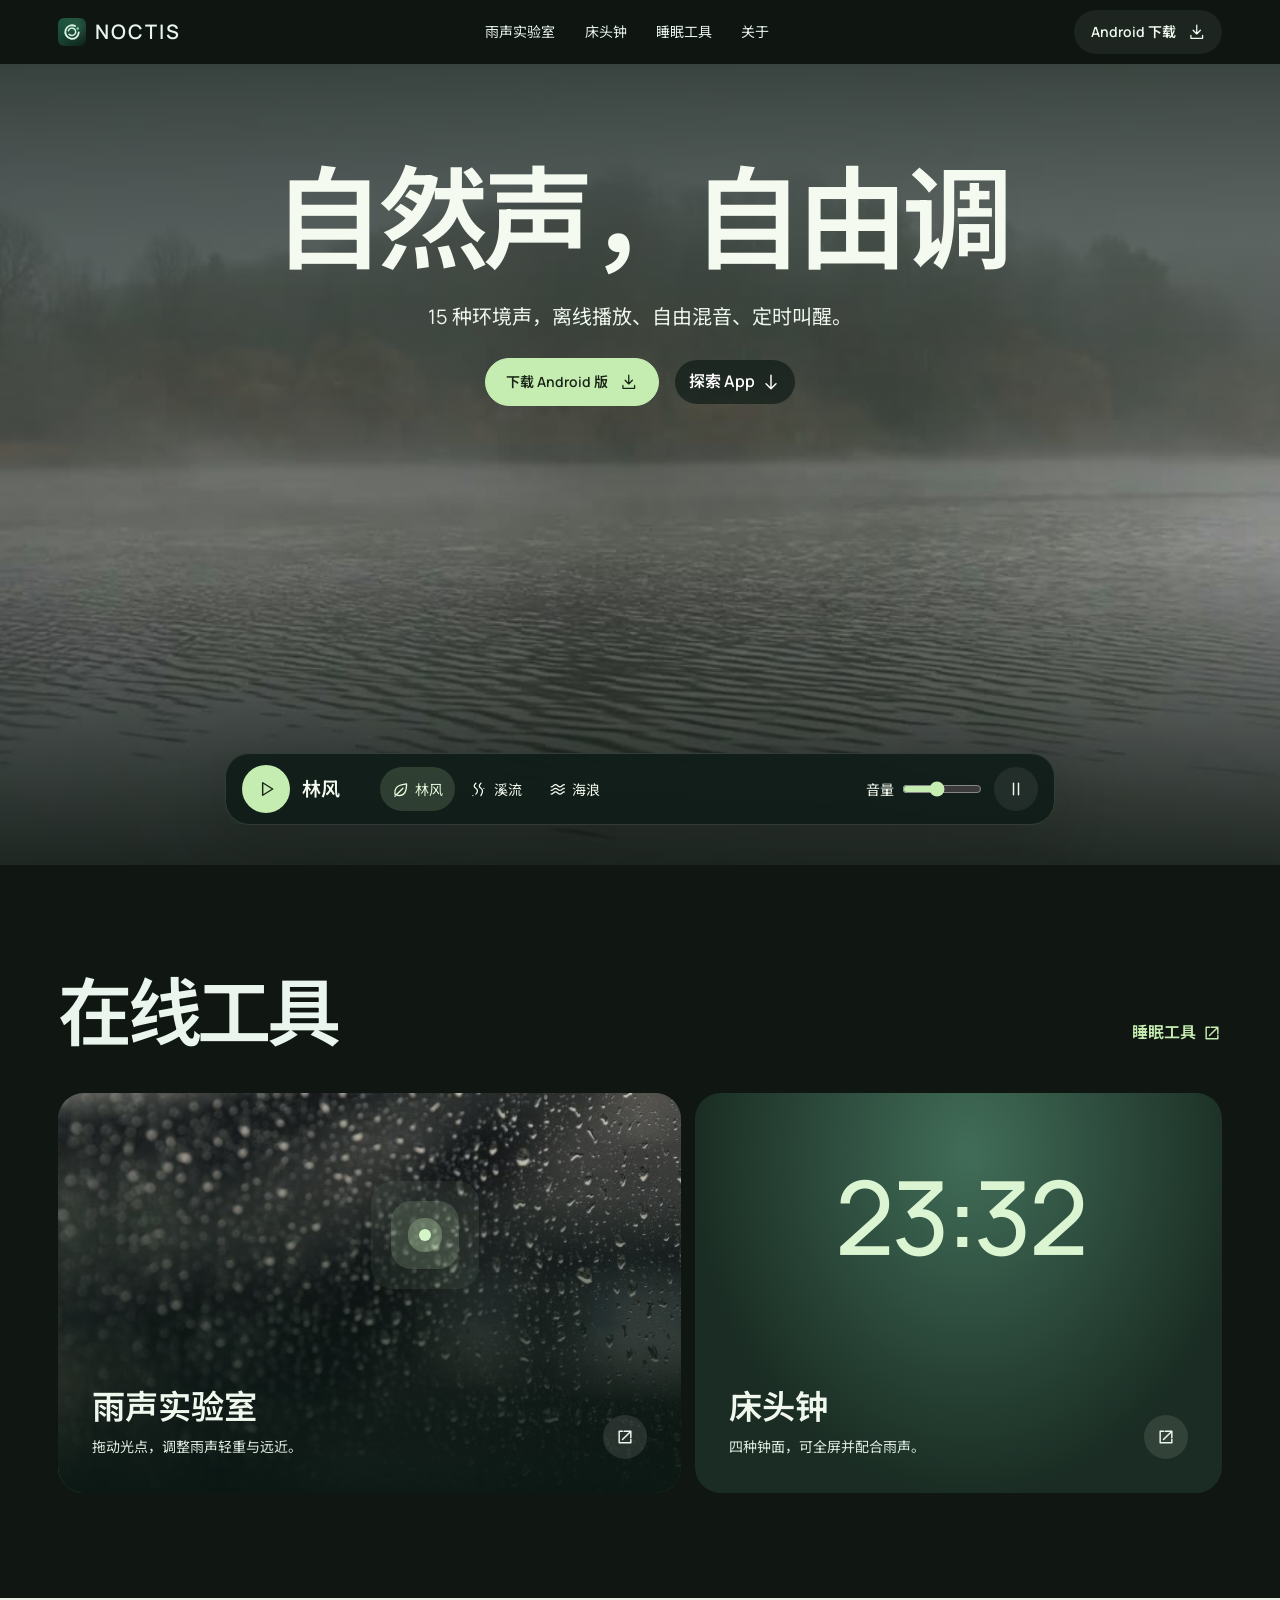
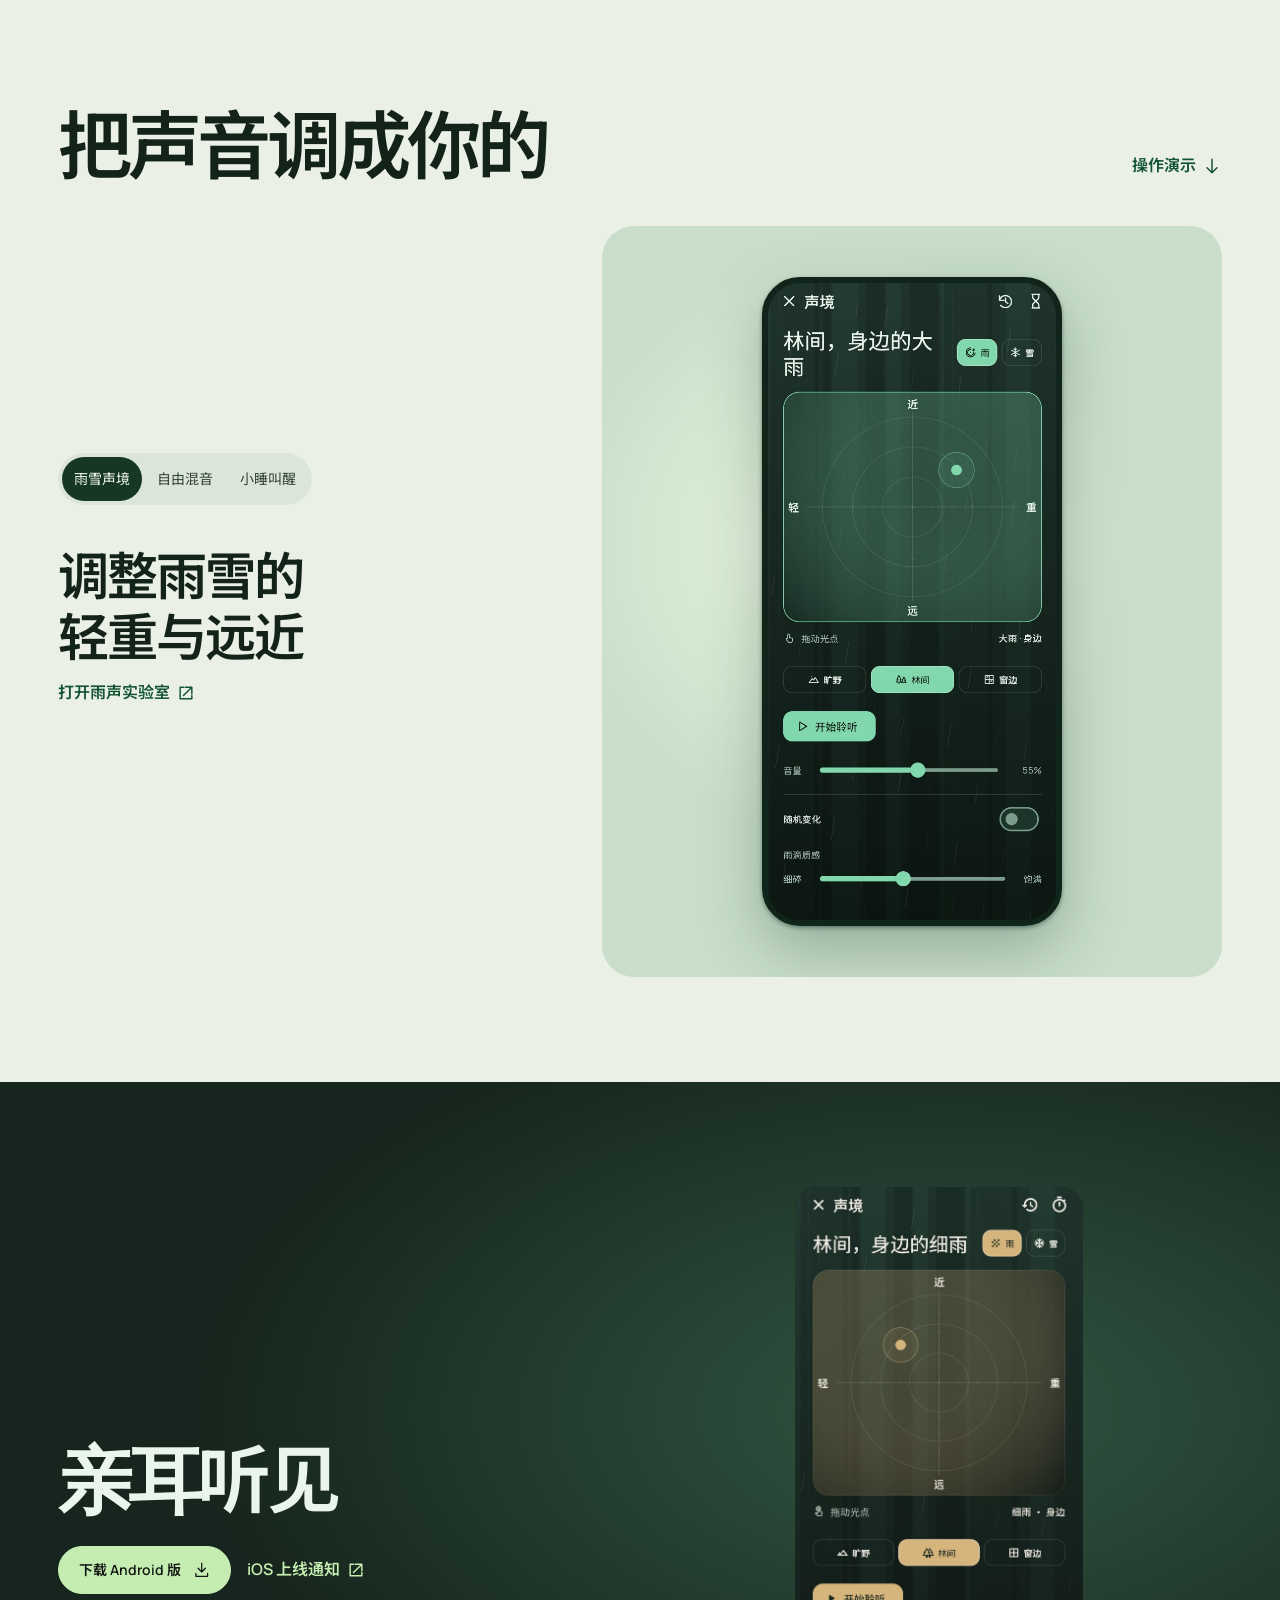
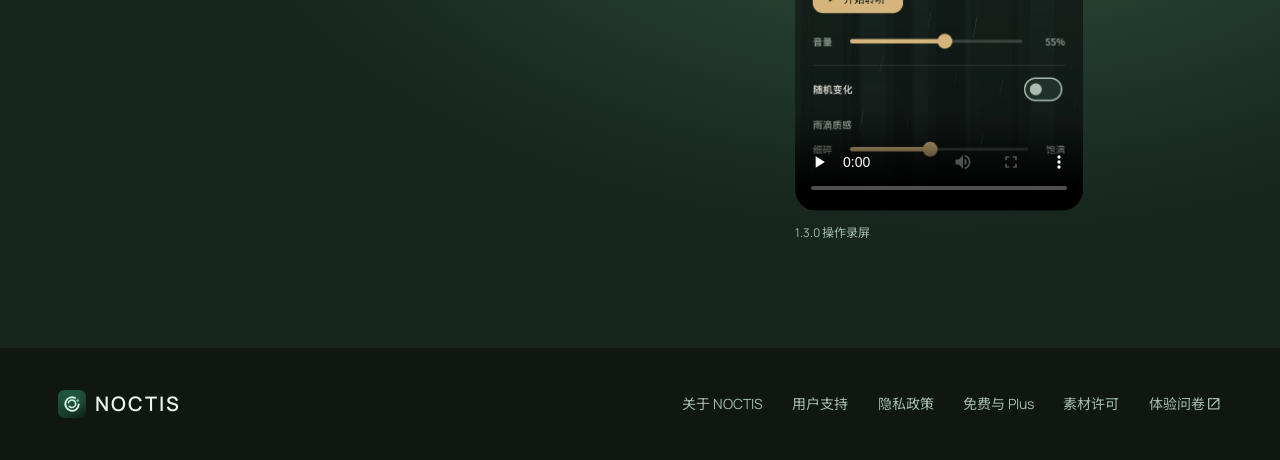
<file: index.html>
<!doctype html>
<html lang="zh-CN">
<head>
  <meta charset="utf-8">
  <meta name="viewport" content="width=device-width,initial-scale=1,viewport-fit=cover">
  <meta name="description" content="NOCTIS 离线自然声播放器。试听林风、溪流和海浪，调节雨声，或下载 Android 版自由混音。">
  <meta name="theme-color" content="#0e1a15">
  <title>NOCTIS · 自然声播放器</title>
  <link rel="icon" href="assets/mark.svg">
  <link rel="preload" as="image" href="assets/forest.jpg" fetchpriority="high">
  <link rel="stylesheet" href="assets/site.css?v=8">
  <link rel="stylesheet" href="assets/product.css?v=8">
  <script src="assets/site.js?v=8" defer></script>
</head>
<body class="landing">
  <a class="skip" href="#main">跳到内容</a>
  <header class="top">
    <nav class="nav wrap" aria-label="主导航">
      <a class="brand" href="index.html" aria-label="NOCTIS 首页"><img src="assets/mark.svg" alt="" width="30" height="30"><span>NOCTIS</span></a>
      <div class="nav-links"><a href="rain.html">雨声实验室</a><a href="clock.html">床头钟</a><a href="sleep.html">睡眠工具</a><a href="about.html">关于</a></div>
      <a class="nav-cta" href="support.html#android">Android 下载 <svg class="glyph" aria-hidden="true"><use href="assets/icons.svg#download"/></svg></a>
      <details class="nav-menu"><summary aria-label="导航菜单"><svg class="glyph" aria-hidden="true"><use href="assets/icons.svg#menu"/></svg></summary><div><a href="rain.html">雨声实验室</a><a href="clock.html">床头钟</a><a href="sleep.html">睡眠工具</a><a href="about.html">关于</a><a href="support.html">用户支持</a></div></details>
    </nav>
  </header>
  <main id="main">
    <section class="opening player" id="scenes" aria-labelledby="hero-title">
        <div class="scene-media" aria-hidden="true">
            <img class="is-current" data-photo="forest" src="assets/forest.jpg" alt="" fetchpriority="high">
            <img data-photo="stream" src="assets/stream.jpg" alt="" fetchpriority="low" decoding="async">
            <img data-photo="ocean" src="assets/ocean.jpg" alt="" fetchpriority="low" decoding="async">
            <video class="hero-video" data-src="assets/forest.mp4" muted playsinline loop preload="none" disablepictureinpicture></video>
        </div>
        <div class="hero-layout wrap">
          <div class="intro">
            <h1 id="hero-title">自然声，<br>自由调</h1>
            <p>15 种环境声，离线播放、自由混音、定时叫醒。</p>
            <div class="hero-actions">
              <a class="button" href="support.html#android">下载 Android 版 <svg class="glyph" aria-hidden="true"><use href="assets/icons.svg#download"/></svg></a>
              <a class="text-link" href="#features">探索 App <svg class="glyph" aria-hidden="true"><use href="assets/icons.svg#jumpDown"/></svg></a>
            </div>
          </div>
          <div class="hero-deck">
            <div class="player-console" role="group" aria-label="在线试听">
          <div class="deck-head">
            <div><div class="track-name" id="scene-name">林风</div></div>
            <button class="play" id="preview" type="button" aria-label="试听林风" aria-pressed="false"><svg class="glyph play-icon" aria-hidden="true"><use href="assets/icons.svg#play"/></svg><svg class="glyph pause-icon" aria-hidden="true"><use href="assets/icons.svg#pause"/></svg></button>
          </div>
          <div class="deck-controls">
            <div class="scene-tabs" role="group" aria-label="选择声境">
              <button type="button" data-scene="forest" aria-pressed="true"><svg class="glyph" aria-hidden="true"><use href="assets/icons.svg#leaf"/></svg>林风</button>
              <button type="button" data-scene="stream" aria-pressed="false"><svg class="glyph" aria-hidden="true"><use href="assets/icons.svg#stream"/></svg>溪流</button>
              <button type="button" data-scene="ocean" aria-pressed="false"><svg class="glyph" aria-hidden="true"><use href="assets/icons.svg#wave"/></svg>海浪</button>
            </div>
            <div class="deck-end">
              <label class="volume">音量 <input aria-label="试听音量" id="preview-volume" type="range" min="0" max="100" value="42"></label>
              <button class="motion-toggle" type="button" aria-label="暂停背景动效" aria-pressed="false" hidden><svg class="glyph motion-icon" aria-hidden="true"><use href="assets/icons.svg#pause"/></svg><svg class="glyph resume-icon" aria-hidden="true"><use href="assets/icons.svg#play"/></svg></button>
            </div>
          </div>
            </div>
            <p id="audio-status" role="status"></p>
          </div>
        </div>
        <audio id="sample" preload="none" loop></audio><audio id="sample-next" preload="none" loop></audio>
    </section>
    <section class="web-tools" id="web-tools" aria-labelledby="tools-title">
      <div class="wrap">
        <div class="section-heading" data-reveal><h2 id="tools-title">在线工具</h2><a class="text-link" href="sleep.html">睡眠工具 <svg class="glyph" aria-hidden="true"><use href="assets/icons.svg#external"/></svg></a></div>
        <div class="web-tool-grid">
          <a class="web-tool-card web-tool-rain" href="rain.html" data-reveal>
            <span class="rain-sight" aria-hidden="true"></span>
            <div><h3>雨声实验室</h3><p>拖动光点，调整雨声轻重与远近。</p></div>
            <span class="tool-arrow"><svg class="glyph" aria-hidden="true"><use href="assets/icons.svg#external"/></svg></span>
          </a>
          <a class="web-tool-card web-tool-clock" href="clock.html" data-reveal>
            <time class="web-clock-art" datetime="22:48" aria-hidden="true">22:48</time>
            <div><h3>床头钟</h3><p>四种钟面，可全屏并配合雨声。</p></div>
            <span class="tool-arrow"><svg class="glyph" aria-hidden="true"><use href="assets/icons.svg#external"/></svg></span>
          </a>
        </div>
      </div>
    </section>
    <section class="features" id="features" aria-labelledby="features-title">
      <div class="wrap">
      <div class="section-heading" data-reveal><h2 id="features-title">把声音调成你的</h2><a class="text-link" href="#demo">操作演示 <svg class="glyph" aria-hidden="true"><use href="assets/icons.svg#jumpDown"/></svg></a></div>
      <div class="product" data-feature="field">
        <div class="product-copy">
          <div class="feature-tabs" role="tablist" aria-label="探索 NOCTIS 功能">
            <button id="tab-field" role="tab" type="button" aria-selected="true" aria-controls="panel-field">雨雪声境</button>
            <button id="tab-mix" role="tab" type="button" aria-selected="false" aria-controls="panel-mix" tabindex="-1">自由混音</button>
            <button id="tab-nap" role="tab" type="button" aria-selected="false" aria-controls="panel-nap" tabindex="-1">小睡叫醒</button>
          </div>
          <div class="feature-panels">
            <section id="panel-field" role="tabpanel" aria-labelledby="tab-field" tabindex="0"><h3>调整雨雪的轻重与远近</h3><a class="text-link" href="rain.html">打开雨声实验室 <svg class="glyph" aria-hidden="true"><use href="assets/icons.svg#external"/></svg></a></section>
            <section id="panel-mix" role="tabpanel" aria-labelledby="tab-mix" tabindex="0" hidden><h3>为音乐混入一层环境声</h3><p>导入本地音乐，逐轨调整音量，保存喜欢的组合。</p></section>
            <section id="panel-nap" role="tabpanel" aria-labelledby="tab-nap" tabindex="0" hidden><h3>选一种声音定时叫醒</h3><p>到点后环境声淡出，换上渐强的铃声、鸟鸣或溪流。</p><a class="text-link" href="support.html#nap-help">小睡使用方法 <svg class="glyph" aria-hidden="true"><use href="assets/icons.svg#external"/></svg></a></section>
          </div>
        </div>
        <figure class="feature-device" data-reveal>
          <div class="device">
            <img class="feature-screen is-current" data-screen="field" src="assets/app-field.jpg" alt="雨雪四象限声境界面" width="585" height="1266" loading="lazy">
            <img class="feature-screen" data-screen="mix" src="assets/app-mix.jpg" alt="自由混音界面" width="585" height="1266" loading="lazy" aria-hidden="true">
            <img class="feature-screen" data-screen="nap" src="assets/app-nap.jpg" alt="小睡叫醒设置界面" width="585" height="1266" loading="lazy" aria-hidden="true">
          </div>
        </figure>
      </div>
      </div>
    </section>
    <section class="demo" id="demo" aria-labelledby="demo-title">
      <div class="wrap demo-layout">
        <div data-reveal><h2 id="demo-title">亲耳听见</h2><div class="hero-actions"><a class="button" href="support.html#android">下载 Android 版 <svg class="glyph" aria-hidden="true"><use href="assets/icons.svg#download"/></svg></a><a class="text-link" href="support.html#ios">iOS 上线通知 <svg class="glyph" aria-hidden="true"><use href="assets/icons.svg#external"/></svg></a></div></div>
        <figure class="proof-video" data-reveal><video controls playsinline preload="none" poster="assets/app-demo.jpg" aria-label="NOCTIS 雨雪声境、自由混音、小睡叫醒操作录屏"><source src="assets/app-demo.mp4" type="video/mp4"></video><figcaption>1.3.0 操作录屏</figcaption></figure>
      </div>
    </section>
  </main>
  <footer class="footer"><div class="wrap"><a class="brand" href="index.html" aria-label="NOCTIS 首页"><img src="assets/mark.svg" alt="" width="30" height="30"><span>NOCTIS</span></a><nav aria-label="页脚导航"><a href="about.html">关于 NOCTIS</a><a href="support.html">用户支持</a><a href="privacy.html">隐私政策</a><a href="terms.html">免费与 Plus</a><a href="credits.html">素材许可</a><a id="survey-footer" href="https://v.wjx.cn/vm/Q10hQEz.aspx" target="_blank" rel="noopener noreferrer">体验问卷 <svg class="glyph" aria-hidden="true"><use href="assets/icons.svg#external"/></svg></a></nav></div></footer>
</body>
</html>
</file>
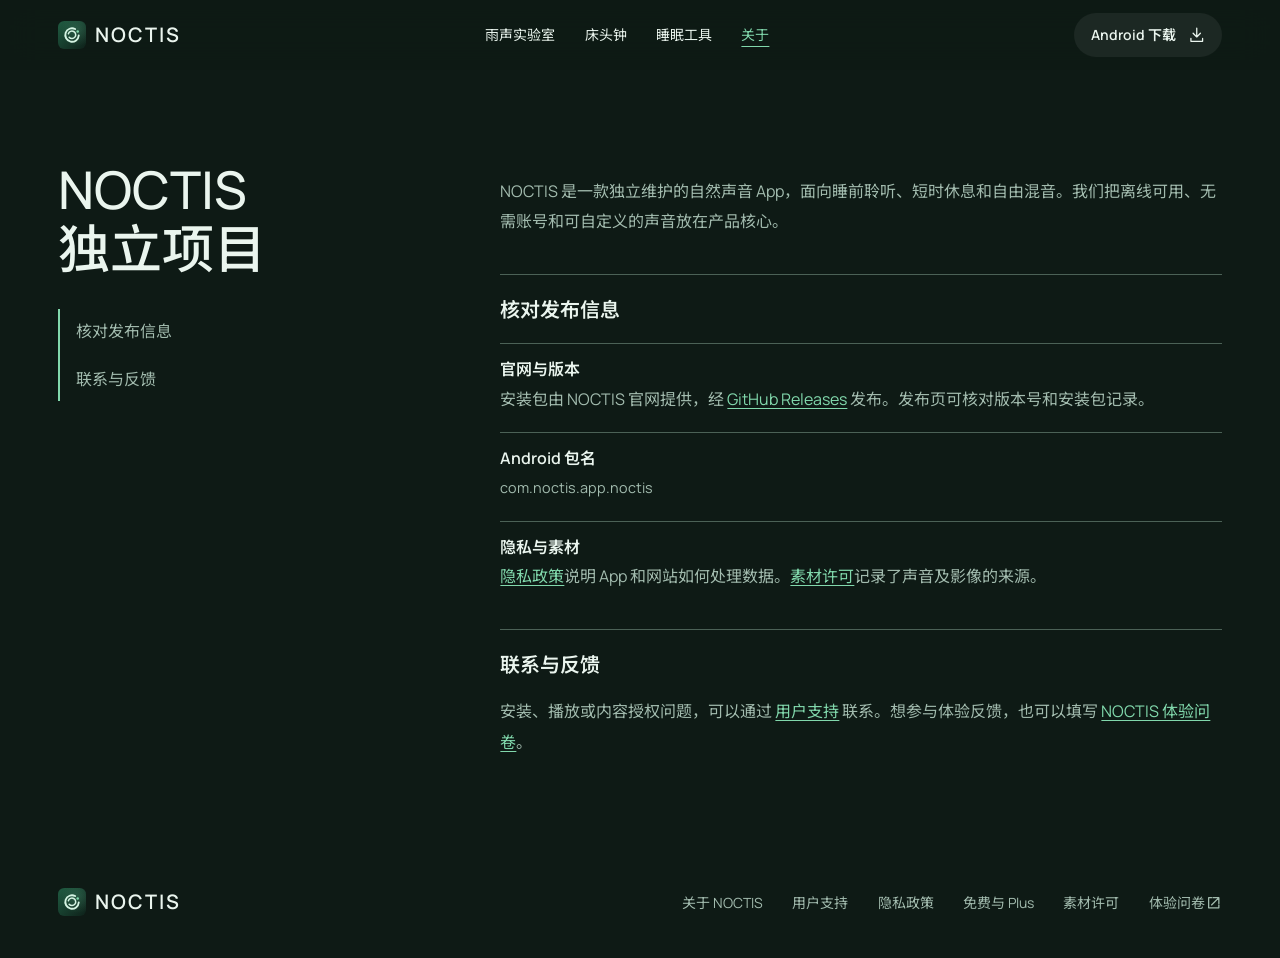
<file: about.html>
<!doctype html>
<html lang="zh-CN">
<head>
  <meta charset="utf-8">
  <meta name="viewport" content="width=device-width,initial-scale=1">
  <meta name="description" content="了解 NOCTIS 独立项目、官方发布渠道、素材许可和联系途径。">
  <title>关于 NOCTIS · 独立项目</title>
  <link rel="icon" href="assets/mark.svg">
  <link rel="stylesheet" href="assets/site.css?v=8">

<meta name="theme-color" content="#0e1a15"></head>
<body class="document"><a class="skip" href="#main">跳到内容</a>
  <header class="top">
    <nav class="nav wrap" aria-label="主导航">
      <a class="brand" href="index.html" aria-label="NOCTIS 首页"><img src="assets/mark.svg" alt="" width="30" height="30"><span>NOCTIS</span></a>
      <div class="nav-links"><a href="rain.html">雨声实验室</a><a href="clock.html">床头钟</a><a href="sleep.html">睡眠工具</a><a href="about.html" aria-current="page">关于</a></div>
      <a class="nav-cta" href="support.html#android">Android 下载 <svg class="glyph" aria-hidden="true"><use href="assets/icons.svg#download"/></svg></a>
      <details class="nav-menu"><summary aria-label="导航菜单"><svg class="glyph" aria-hidden="true"><use href="assets/icons.svg#menu"/></svg></summary><div><a href="rain.html">雨声实验室</a><a href="clock.html">床头钟</a><a href="sleep.html">睡眠工具</a><a href="about.html" aria-current="page">关于</a><a href="support.html">用户支持</a></div></details>
    </nav>
  </header>
  <main class="article-shell wrap" id="main">
    <div class="article-aside"><h1>NOCTIS 独立项目</h1><nav class="section-list" aria-label="本页目录"><a href="#about-1">核对发布信息</a><a href="#about-2">联系与反馈</a></nav></div>
    <div class="article"><p>NOCTIS 是一款独立维护的自然声音 App，面向睡前聆听、短时休息和自由混音。我们把离线可用、无需账号和可自定义的声音放在产品核心。</p>
    <h2 id="about-1">核对发布信息</h2>
    <dl class="trust-list">
      <div><dt>官网与版本</dt><dd>安装包由 NOCTIS 官网提供，经 <a href="https://github.com/Evan09ang/noctis-site/releases">GitHub Releases</a> 发布。发布页可核对版本号和安装包记录。</dd></div>
      <div><dt>Android 包名</dt><dd><code>com.noctis.app.noctis</code></dd></div>
      <div><dt>隐私与素材</dt><dd><a href="privacy.html">隐私政策</a>说明 App 和网站如何处理数据。<a href="credits.html">素材许可</a>记录了声音及影像的来源。</dd></div>
    </dl>
    <h2 id="about-2">联系与反馈</h2>
    <p>安装、播放或内容授权问题，可以通过 <a href="support.html">用户支持</a> 联系。想参与体验反馈，也可以填写 <a href="https://v.wjx.cn/vm/Q10hQEz.aspx" rel="noopener noreferrer" target="_blank">NOCTIS 体验问卷</a>。</p></div>
  </main>
  <footer class="footer"><div class="wrap"><a class="brand" href="index.html" aria-label="NOCTIS 首页"><img src="assets/mark.svg" alt="" width="30" height="30"><span>NOCTIS</span></a><nav aria-label="页脚导航"><a href="about.html" aria-current="page">关于 NOCTIS</a><a href="support.html">用户支持</a><a href="privacy.html">隐私政策</a><a href="terms.html">免费与 Plus</a><a href="credits.html">素材许可</a><a id="survey-footer" href="https://v.wjx.cn/vm/Q10hQEz.aspx" target="_blank" rel="noopener noreferrer">体验问卷 <svg class="glyph" aria-hidden="true"><use href="assets/icons.svg#external"/></svg></a></nav></div></footer>
</body>
</html>
</file>
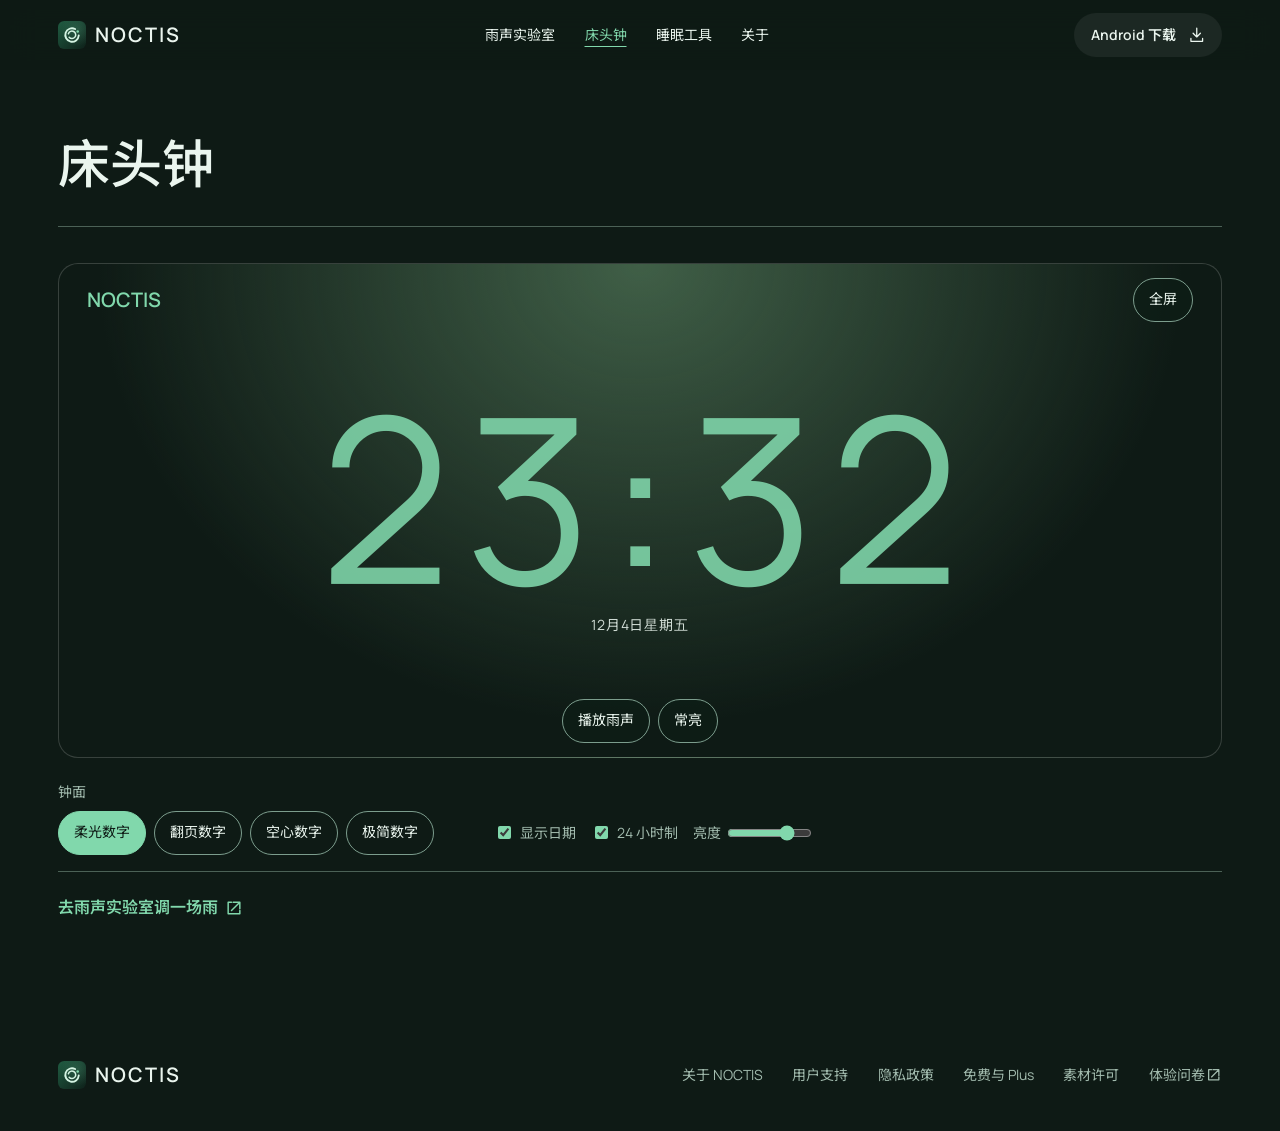
<file: clock.html>
<!doctype html>
<html lang="zh-CN">
<head>
  <meta charset="utf-8">
  <meta name="viewport" content="width=device-width, initial-scale=1">
  <meta name="theme-color" content="#0e1a15">
  <meta name="description" content="在浏览器里使用 NOCTIS 床头钟。四款钟面，支持日期、低亮度和雨声。">
  <title>网页版床头钟 · NOCTIS</title>
  <link rel="icon" href="assets/mark.svg">
  <link rel="stylesheet" href="assets/site.css?v=8">
  <link rel="stylesheet" href="assets/tools.css?v=7">
  <script type="module" src="assets/clock.js?v=1"></script>
</head>
<body>
  <a class="skip" href="#main">跳到内容</a>
  <header class="top">
    <nav class="nav wrap" aria-label="主导航">
      <a class="brand" href="index.html" aria-label="NOCTIS 首页"><img src="assets/mark.svg" alt="" width="30" height="30"><span>NOCTIS</span></a>
      <div class="nav-links"><a href="rain.html">雨声实验室</a><a href="clock.html" aria-current="page">床头钟</a><a href="sleep.html">睡眠工具</a><a href="about.html">关于</a></div>
      <a class="nav-cta" href="support.html#android">Android 下载 <svg class="glyph" aria-hidden="true"><use href="assets/icons.svg#download"/></svg></a>
      <details class="nav-menu"><summary aria-label="导航菜单"><svg class="glyph" aria-hidden="true"><use href="assets/icons.svg#menu"/></svg></summary><div><a href="rain.html">雨声实验室</a><a href="clock.html" aria-current="page">床头钟</a><a href="sleep.html">睡眠工具</a><a href="about.html">关于</a><a href="support.html">用户支持</a></div></details>
    </nav>
  </header>
  <main class="wrap tool-main" id="main">
    <div class="tool-title clock-heading">
      <h1>床头钟</h1>

    </div>
    <section class="clock-stage" id="clock-stage" aria-label="当前时间" data-face="serif">
      <div class="clock-top">
        <span>NOCTIS</span>
        <button class="tool-secondary" type="button" id="clock-full" hidden>全屏</button>
      </div>
      <div class="clock-display">
        <time id="clock-time"><span id="clock-hours">--</span><span class="clock-colon">:</span><span id="clock-minutes">--</span></time>
        <span id="clock-daypart" hidden></span>
        <p id="clock-date"></p>
      </div>
      <div class="clock-bottom">
        <button class="tool-secondary" id="clock-play" type="button">播放雨声</button>
        <button class="tool-secondary" id="clock-wake" type="button" aria-pressed="false">常亮</button>
        <p id="clock-status" class="tool-status" role="status"></p>
      </div>
    </section>
    <div class="clock-settings" aria-label="自定义钟面">
      <fieldset class="clock-faces">
        <legend>钟面</legend>
        <div class="tool-pills">
          <label><input type="radio" name="face" value="serif" checked><span>柔光数字</span></label>
          <label><input type="radio" name="face" value="flip"><span>翻页数字</span></label>
          <label><input type="radio" name="face" value="outline"><span>空心数字</span></label>
          <label><input type="radio" name="face" value="mono"><span>极简数字</span></label>
        </div>
      </fieldset>
      <div class="clock-options">
        <label class="clock-check"><input type="checkbox" id="show-date" checked> 显示日期</label>
        <label class="clock-check"><input type="checkbox" id="hours-24" checked> 24 小时制</label>
        <label class="clock-brightness" for="clock-brightness">亮度 <input type="range" id="clock-brightness" min="50" max="100" value="88"></label>
      </div>
    </div>
    <p class="clock-back"><a class="text-link" id="clock-to-rain" href="rain.html">去雨声实验室调一场雨 <svg class="glyph" aria-hidden="true"><use href="assets/icons.svg#external"/></svg></a></p>
    <noscript><p>床头钟需要启用 JavaScript。</p></noscript>
  </main>
  <footer class="footer"><div class="wrap"><a class="brand" href="index.html" aria-label="NOCTIS 首页"><img src="assets/mark.svg" alt="" width="30" height="30"><span>NOCTIS</span></a><nav aria-label="页脚导航"><a href="about.html">关于 NOCTIS</a><a href="support.html">用户支持</a><a href="privacy.html">隐私政策</a><a href="terms.html">免费与 Plus</a><a href="credits.html">素材许可</a><a id="survey-footer" href="https://v.wjx.cn/vm/Q10hQEz.aspx" target="_blank" rel="noopener noreferrer">体验问卷 <svg class="glyph" aria-hidden="true"><use href="assets/icons.svg#external"/></svg></a></nav></div></footer>
</body>
</html>
</file>
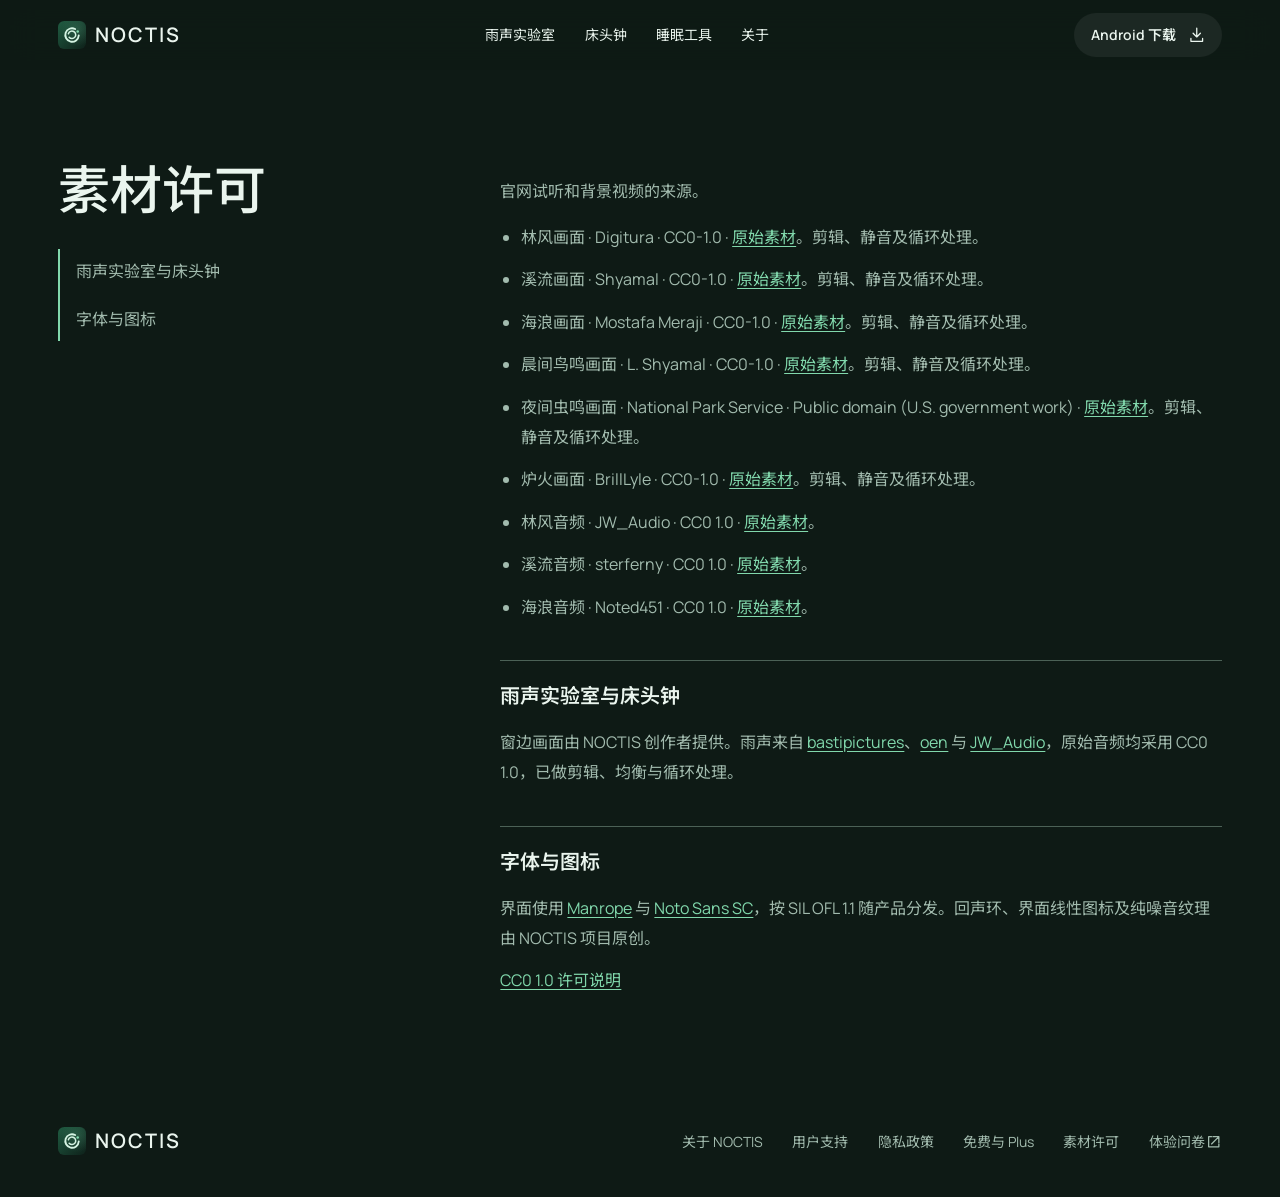
<file: credits.html>
<!doctype html>
<html lang="zh-CN"><head><meta charset="utf-8"><meta name="viewport" content="width=device-width,initial-scale=1"><title>素材许可 · NOCTIS</title><link rel="stylesheet" href="assets/site.css?v=8"><link rel="icon" href="assets/mark.svg"><meta name="theme-color" content="#0e1a15"></head><body class="document"><a class="skip" href="#main">跳到内容</a>
<header class="top">
    <nav class="nav wrap" aria-label="主导航">
      <a class="brand" href="index.html" aria-label="NOCTIS 首页"><img src="assets/mark.svg" alt="" width="30" height="30"><span>NOCTIS</span></a>
      <div class="nav-links"><a href="rain.html">雨声实验室</a><a href="clock.html">床头钟</a><a href="sleep.html">睡眠工具</a><a href="about.html">关于</a></div>
      <a class="nav-cta" href="support.html#android">Android 下载 <svg class="glyph" aria-hidden="true"><use href="assets/icons.svg#download"/></svg></a>
      <details class="nav-menu"><summary aria-label="导航菜单"><svg class="glyph" aria-hidden="true"><use href="assets/icons.svg#menu"/></svg></summary><div><a href="rain.html">雨声实验室</a><a href="clock.html">床头钟</a><a href="sleep.html">睡眠工具</a><a href="about.html">关于</a><a href="support.html">用户支持</a></div></details>
    </nav>
  </header>
<main class="article-shell wrap" id="main">
    <div class="article-aside"><h1>素材许可</h1><nav class="section-list" aria-label="本页目录"><a href="#rain">雨声实验室与床头钟</a><a href="#design-assets">字体与图标</a></nav></div>
    <div class="article"><p>官网试听和背景视频的来源。</p><ul><li>林风画面 · Digitura · CC0-1.0 · <a href="https://commons.wikimedia.org/wiki/File:Misty_river_47_seconds.webm">原始素材</a>。剪辑、静音及循环处理。</li>
<li>溪流画面 · Shyamal · CC0-1.0 · <a href="https://commons.wikimedia.org/wiki/File:Athirapally_falls.webm">原始素材</a>。剪辑、静音及循环处理。</li>
<li>海浪画面 · Mostafa Meraji · CC0-1.0 · <a href="https://commons.wikimedia.org/wiki/File:Ocean_surface_waves_10.ogv">原始素材</a>。剪辑、静音及循环处理。</li>
<li>晨间鸟鸣画面 · L. Shyamal · CC0-1.0 · <a href="https://commons.wikimedia.org/wiki/File:Kaziranga_morning_20231221_075150.webm">原始素材</a>。剪辑、静音及循环处理。</li>
<li>夜间虫鸣画面 · National Park Service · Public domain (U.S. government work) · <a href="https://commons.wikimedia.org/wiki/File:Glacier_Bay_Entrance_Night_Sky_with_Aurora_and_Moon.webm">原始素材</a>。剪辑、静音及循环处理。</li>
<li>炉火画面 · BrillLyle · CC0-1.0 · <a href="https://commons.wikimedia.org/wiki/File:ABOedit2015-Video-Fire.webm">原始素材</a>。剪辑、静音及循环处理。</li>
<li>林风音频 · JW_Audio · CC0 1.0 · <a href="https://freesound.org/people/JW_Audio/sounds/819351/">原始素材</a>。</li>
<li>溪流音频 · sterferny · CC0 1.0 · <a href="https://freesound.org/people/sterferny/sounds/382322/">原始素材</a>。</li>
<li>海浪音频 · Noted451 · CC0 1.0 · <a href="https://freesound.org/people/Noted451/sounds/531015/">原始素材</a>。</li></ul>
<h2 id="rain">雨声实验室与床头钟</h2>
<p>窗边画面由 NOCTIS 创作者提供。雨声来自 <a href="https://freesound.org/people/bastipictures/sounds/243781/">bastipictures</a>、<a href="https://freesound.org/people/oen/sounds/263555/">oen</a> 与 <a href="https://freesound.org/people/JW_Audio/sounds/819351/">JW_Audio</a>，原始音频均采用 CC0 1.0，已做剪辑、均衡与循环处理。</p>
<h2 id="design-assets">字体与图标</h2>
<p>界面使用 <a href="assets/fonts/OFL-Manrope.txt">Manrope</a> 与 <a href="assets/fonts/OFL-NotoSansSC.txt">Noto Sans SC</a>，按 SIL OFL 1.1 随产品分发。回声环、界面线性图标及纯噪音纹理由 NOCTIS 项目原创。</p>
<p><a href="https://creativecommons.org/publicdomain/zero/1.0/">CC0 1.0 许可说明</a></p></div>
  </main><footer class="footer"><div class="wrap"><a class="brand" href="index.html" aria-label="NOCTIS 首页"><img src="assets/mark.svg" alt="" width="30" height="30"><span>NOCTIS</span></a><nav aria-label="页脚导航"><a href="about.html">关于 NOCTIS</a><a href="support.html">用户支持</a><a href="privacy.html">隐私政策</a><a href="terms.html">免费与 Plus</a><a href="credits.html" aria-current="page">素材许可</a><a id="survey-footer" href="https://v.wjx.cn/vm/Q10hQEz.aspx" target="_blank" rel="noopener noreferrer">体验问卷 <svg class="glyph" aria-hidden="true"><use href="assets/icons.svg#external"/></svg></a></nav></div></footer></body></html>
</file>
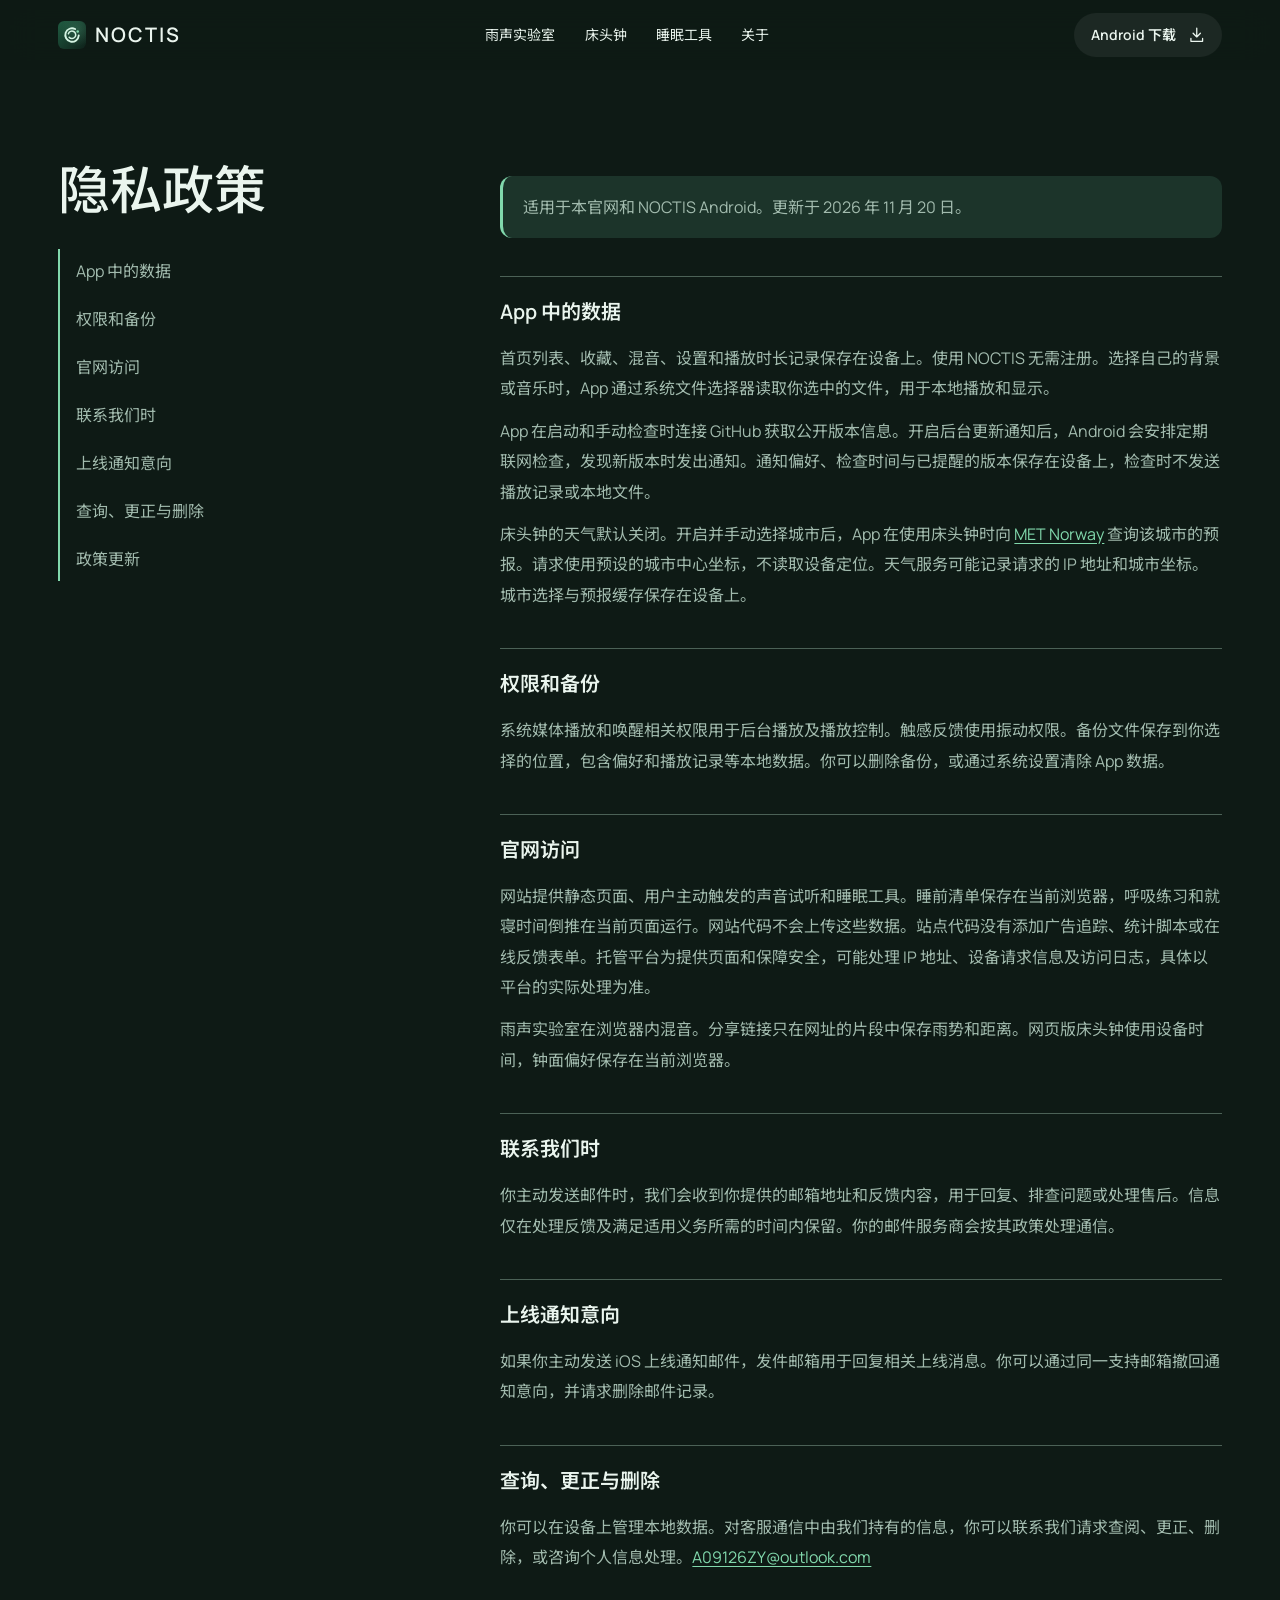
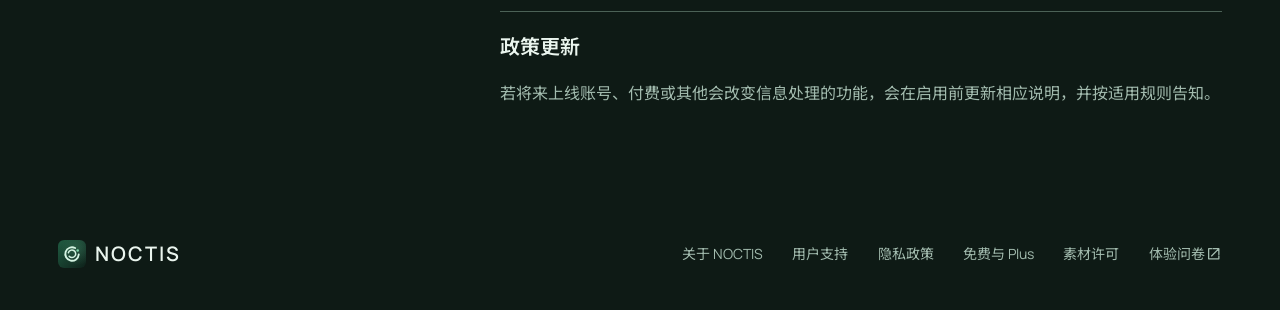
<file: privacy.html>
<!doctype html>
<html lang="zh-CN"><head><meta charset="utf-8"><meta name="viewport" content="width=device-width,initial-scale=1"><title>隐私政策 · NOCTIS</title><link rel="stylesheet" href="assets/site.css?v=8"><link rel="icon" href="assets/mark.svg"><meta name="theme-color" content="#0e1a15"></head><body class="document"><a class="skip" href="#main">跳到内容</a>
<header class="top">
    <nav class="nav wrap" aria-label="主导航">
      <a class="brand" href="index.html" aria-label="NOCTIS 首页"><img src="assets/mark.svg" alt="" width="30" height="30"><span>NOCTIS</span></a>
      <div class="nav-links"><a href="rain.html">雨声实验室</a><a href="clock.html">床头钟</a><a href="sleep.html">睡眠工具</a><a href="about.html">关于</a></div>
      <a class="nav-cta" href="support.html#android">Android 下载 <svg class="glyph" aria-hidden="true"><use href="assets/icons.svg#download"/></svg></a>
      <details class="nav-menu"><summary aria-label="导航菜单"><svg class="glyph" aria-hidden="true"><use href="assets/icons.svg#menu"/></svg></summary><div><a href="rain.html">雨声实验室</a><a href="clock.html">床头钟</a><a href="sleep.html">睡眠工具</a><a href="about.html">关于</a><a href="support.html">用户支持</a></div></details>
    </nav>
  </header>
<main class="article-shell wrap" id="main">
    <div class="article-aside"><h1>隐私政策</h1><nav class="section-list" aria-label="本页目录"><a href="#privacy-1">App 中的数据</a><a href="#privacy-2">权限和备份</a><a href="#privacy-3">官网访问</a><a href="#privacy-4">联系我们时</a><a href="#privacy-5">上线通知意向</a><a href="#privacy-6">查询、更正与删除</a><a href="#privacy-7">政策更新</a></nav></div>
    <div class="article"><p class="status-note">适用于本官网和 NOCTIS Android。更新于 2026 年 11 月 20 日。</p>
<h2 id="privacy-1">App 中的数据</h2><p>首页列表、收藏、混音、设置和播放时长记录保存在设备上。使用 NOCTIS 无需注册。选择自己的背景或音乐时，App 通过系统文件选择器读取你选中的文件，用于本地播放和显示。</p>
<p>App 在启动和手动检查时连接 GitHub 获取公开版本信息。开启后台更新通知后，Android 会安排定期联网检查，发现新版本时发出通知。通知偏好、检查时间与已提醒的版本保存在设备上，检查时不发送播放记录或本地文件。</p>
<p>床头钟的天气默认关闭。开启并手动选择城市后，App 在使用床头钟时向 <a href="https://api.met.no/doc/TermsOfService">MET Norway</a> 查询该城市的预报。请求使用预设的城市中心坐标，不读取设备定位。天气服务可能记录请求的 IP 地址和城市坐标。城市选择与预报缓存保存在设备上。</p>
<h2 id="privacy-2">权限和备份</h2><p>系统媒体播放和唤醒相关权限用于后台播放及播放控制。触感反馈使用振动权限。备份文件保存到你选择的位置，包含偏好和播放记录等本地数据。你可以删除备份，或通过系统设置清除 App 数据。</p>
<h2 id="privacy-3">官网访问</h2><p>网站提供静态页面、用户主动触发的声音试听和睡眠工具。睡前清单保存在当前浏览器，呼吸练习和就寝时间倒推在当前页面运行。网站代码不会上传这些数据。站点代码没有添加广告追踪、统计脚本或在线反馈表单。托管平台为提供页面和保障安全，可能处理 IP 地址、设备请求信息及访问日志，具体以平台的实际处理为准。</p>
<p>雨声实验室在浏览器内混音。分享链接只在网址的片段中保存雨势和距离。网页版床头钟使用设备时间，钟面偏好保存在当前浏览器。</p>
<h2 id="privacy-4">联系我们时</h2><p>你主动发送邮件时，我们会收到你提供的邮箱地址和反馈内容，用于回复、排查问题或处理售后。信息仅在处理反馈及满足适用义务所需的时间内保留。你的邮件服务商会按其政策处理通信。</p>
<h2 id="privacy-5">上线通知意向</h2><p>如果你主动发送 iOS 上线通知邮件，发件邮箱用于回复相关上线消息。你可以通过同一支持邮箱撤回通知意向，并请求删除邮件记录。</p><h2 id="privacy-6">查询、更正与删除</h2><p>你可以在设备上管理本地数据。对客服通信中由我们持有的信息，你可以联系我们请求查阅、更正、删除，或咨询个人信息处理。<a href="mailto:A09126ZY@outlook.com">A09126ZY@outlook.com</a></p>
<h2 id="privacy-7">政策更新</h2><p>若将来上线账号、付费或其他会改变信息处理的功能，会在启用前更新相应说明，并按适用规则告知。</p></div>
  </main><footer class="footer"><div class="wrap"><a class="brand" href="index.html" aria-label="NOCTIS 首页"><img src="assets/mark.svg" alt="" width="30" height="30"><span>NOCTIS</span></a><nav aria-label="页脚导航"><a href="about.html">关于 NOCTIS</a><a href="support.html">用户支持</a><a href="privacy.html" aria-current="page">隐私政策</a><a href="terms.html">免费与 Plus</a><a href="credits.html">素材许可</a><a id="survey-footer" href="https://v.wjx.cn/vm/Q10hQEz.aspx" target="_blank" rel="noopener noreferrer">体验问卷 <svg class="glyph" aria-hidden="true"><use href="assets/icons.svg#external"/></svg></a></nav></div></footer></body></html>
</file>
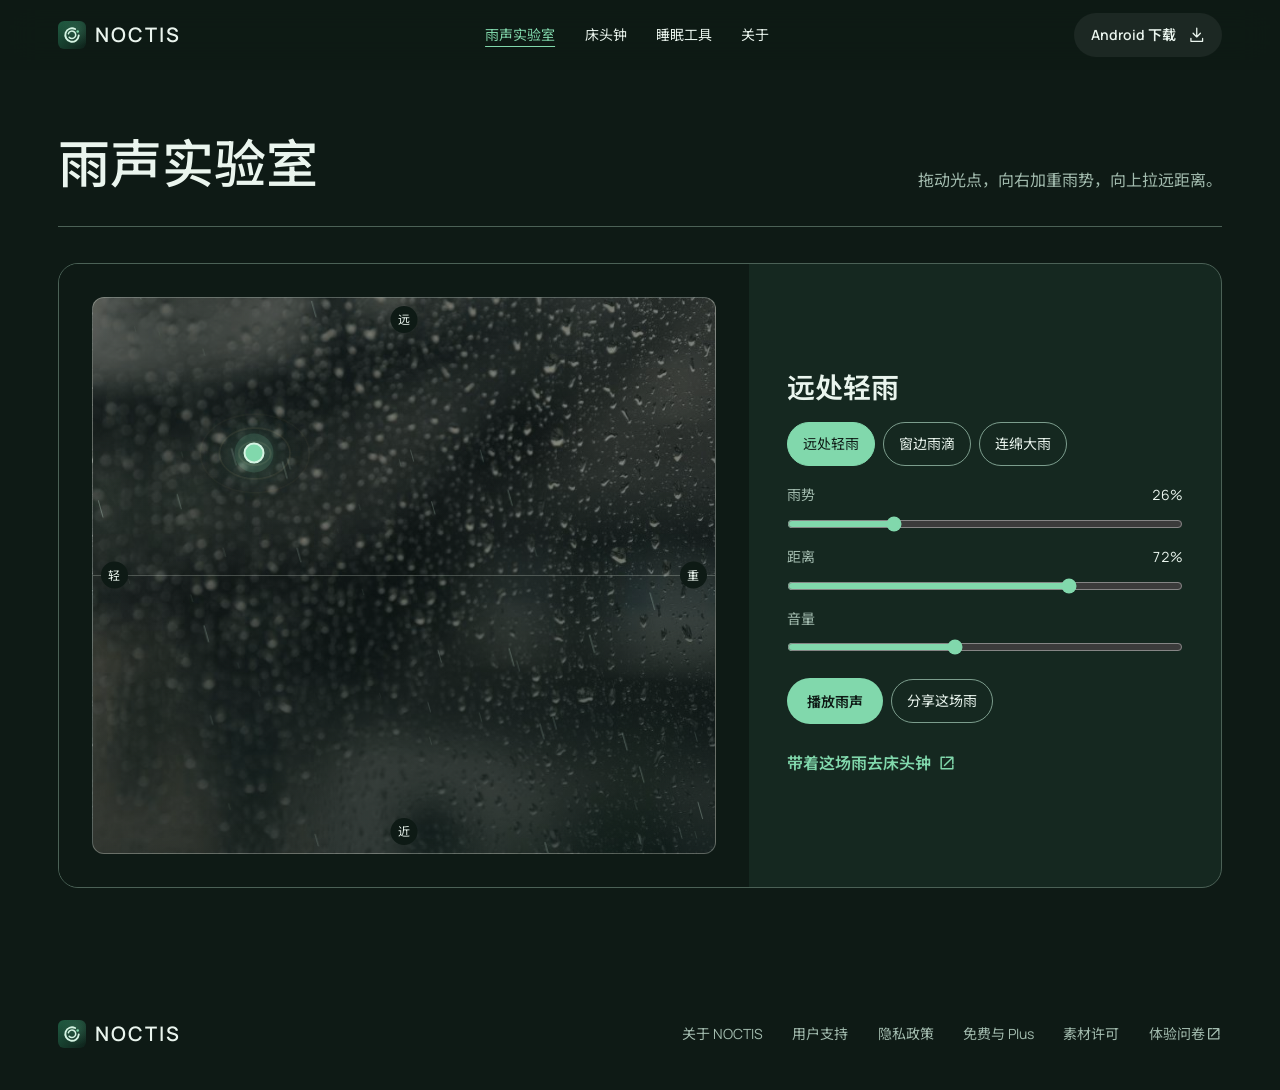
<file: rain.html>
<!doctype html>
<html lang="zh-CN">
<head>
  <meta charset="utf-8">
  <meta name="viewport" content="width=device-width, initial-scale=1">
  <meta name="theme-color" content="#0e1a15">
  <meta name="description" content="拖动光点调节雨声的远近与轻重。把你调好的雨做成链接，或者带到 NOCTIS 网页床头钟。">
  <title>雨声实验室 · NOCTIS</title>
  <link rel="icon" href="assets/mark.svg">
  <link rel="stylesheet" href="assets/site.css?v=8">
  <link rel="stylesheet" href="assets/tools.css?v=7">
  <script type="module" src="assets/rain-room.js?v=1"></script>
</head>
<body>
  <a class="skip" href="#main">跳到内容</a>
  <header class="top">
    <nav class="nav wrap" aria-label="主导航">
      <a class="brand" href="index.html" aria-label="NOCTIS 首页"><img src="assets/mark.svg" alt="" width="30" height="30"><span>NOCTIS</span></a>
      <div class="nav-links"><a href="rain.html" aria-current="page">雨声实验室</a><a href="clock.html">床头钟</a><a href="sleep.html">睡眠工具</a><a href="about.html">关于</a></div>
      <a class="nav-cta" href="support.html#android">Android 下载 <svg class="glyph" aria-hidden="true"><use href="assets/icons.svg#download"/></svg></a>
      <details class="nav-menu"><summary aria-label="导航菜单"><svg class="glyph" aria-hidden="true"><use href="assets/icons.svg#menu"/></svg></summary><div><a href="rain.html" aria-current="page">雨声实验室</a><a href="clock.html">床头钟</a><a href="sleep.html">睡眠工具</a><a href="about.html">关于</a><a href="support.html">用户支持</a></div></details>
    </nav>
  </header>
  <main class="wrap tool-main" id="main">
    <div class="tool-title">
      <h1>雨声实验室</h1>
      <p>拖动光点，向右加重雨势，向上拉远距离。</p>
    </div>
    <div class="rain-console">
      <div class="rain-visual">
        <div class="rain-pad" id="rain-pad" aria-hidden="true">
          <canvas id="rain-canvas"></canvas>
          <div class="rain-cross"></div>
          <span class="rain-axis axis-top">远</span><span class="rain-axis axis-bottom">近</span>
          <span class="rain-axis axis-left">轻</span><span class="rain-axis axis-right">重</span>
          <span class="rain-point"></span>
        </div>
      </div>
      <div class="rain-controls">
        <div>
          <h2 id="rain-title">远处轻雨</h2>
        </div>
        <div class="tool-pills" role="group" aria-label="雨声预设">
          <button type="button" data-preset="26,72">远处轻雨</button>
          <button type="button" data-preset="41,20">窗边雨滴</button>
          <button type="button" data-preset="88,39">连绵大雨</button>
        </div>
        <div class="tool-ranges">
          <label for="rain-strength"><span>雨势 <output id="strength-value">26%</output></span><input type="range" id="rain-strength" min="0" max="100" value="26"></label>
          <label for="rain-distance"><span>距离 <output id="distance-value">72%</output></span><input type="range" id="rain-distance" min="0" max="100" value="72"></label>
          <label for="rain-volume"><span>音量</span><input type="range" id="rain-volume" min="0" max="100" value="42"></label>
        </div>
        <div class="tool-actions">
          <button class="button" id="rain-play" type="button">播放雨声</button>
          <button class="tool-secondary" id="rain-share" type="button">分享这场雨</button>
        </div>
        <label class="share-link" id="rain-share-box" hidden>复制链接<input id="rain-share-url" type="url" readonly></label>
        <p class="tool-status" id="rain-status" role="status"></p>
        <a class="text-link rain-to-clock" id="rain-to-clock" href="clock.html">带着这场雨去床头钟 <svg class="glyph" aria-hidden="true"><use href="assets/icons.svg#external"/></svg></a>
      </div>
    </div>
    <noscript><p>雨声实验室需要启用 JavaScript。</p></noscript>
  </main>
  <footer class="footer"><div class="wrap"><a class="brand" href="index.html" aria-label="NOCTIS 首页"><img src="assets/mark.svg" alt="" width="30" height="30"><span>NOCTIS</span></a><nav aria-label="页脚导航"><a href="about.html">关于 NOCTIS</a><a href="support.html">用户支持</a><a href="privacy.html">隐私政策</a><a href="terms.html">免费与 Plus</a><a href="credits.html">素材许可</a><a id="survey-footer" href="https://v.wjx.cn/vm/Q10hQEz.aspx" target="_blank" rel="noopener noreferrer">体验问卷 <svg class="glyph" aria-hidden="true"><use href="assets/icons.svg#external"/></svg></a></nav></div></footer>
</body>
</html>
</file>
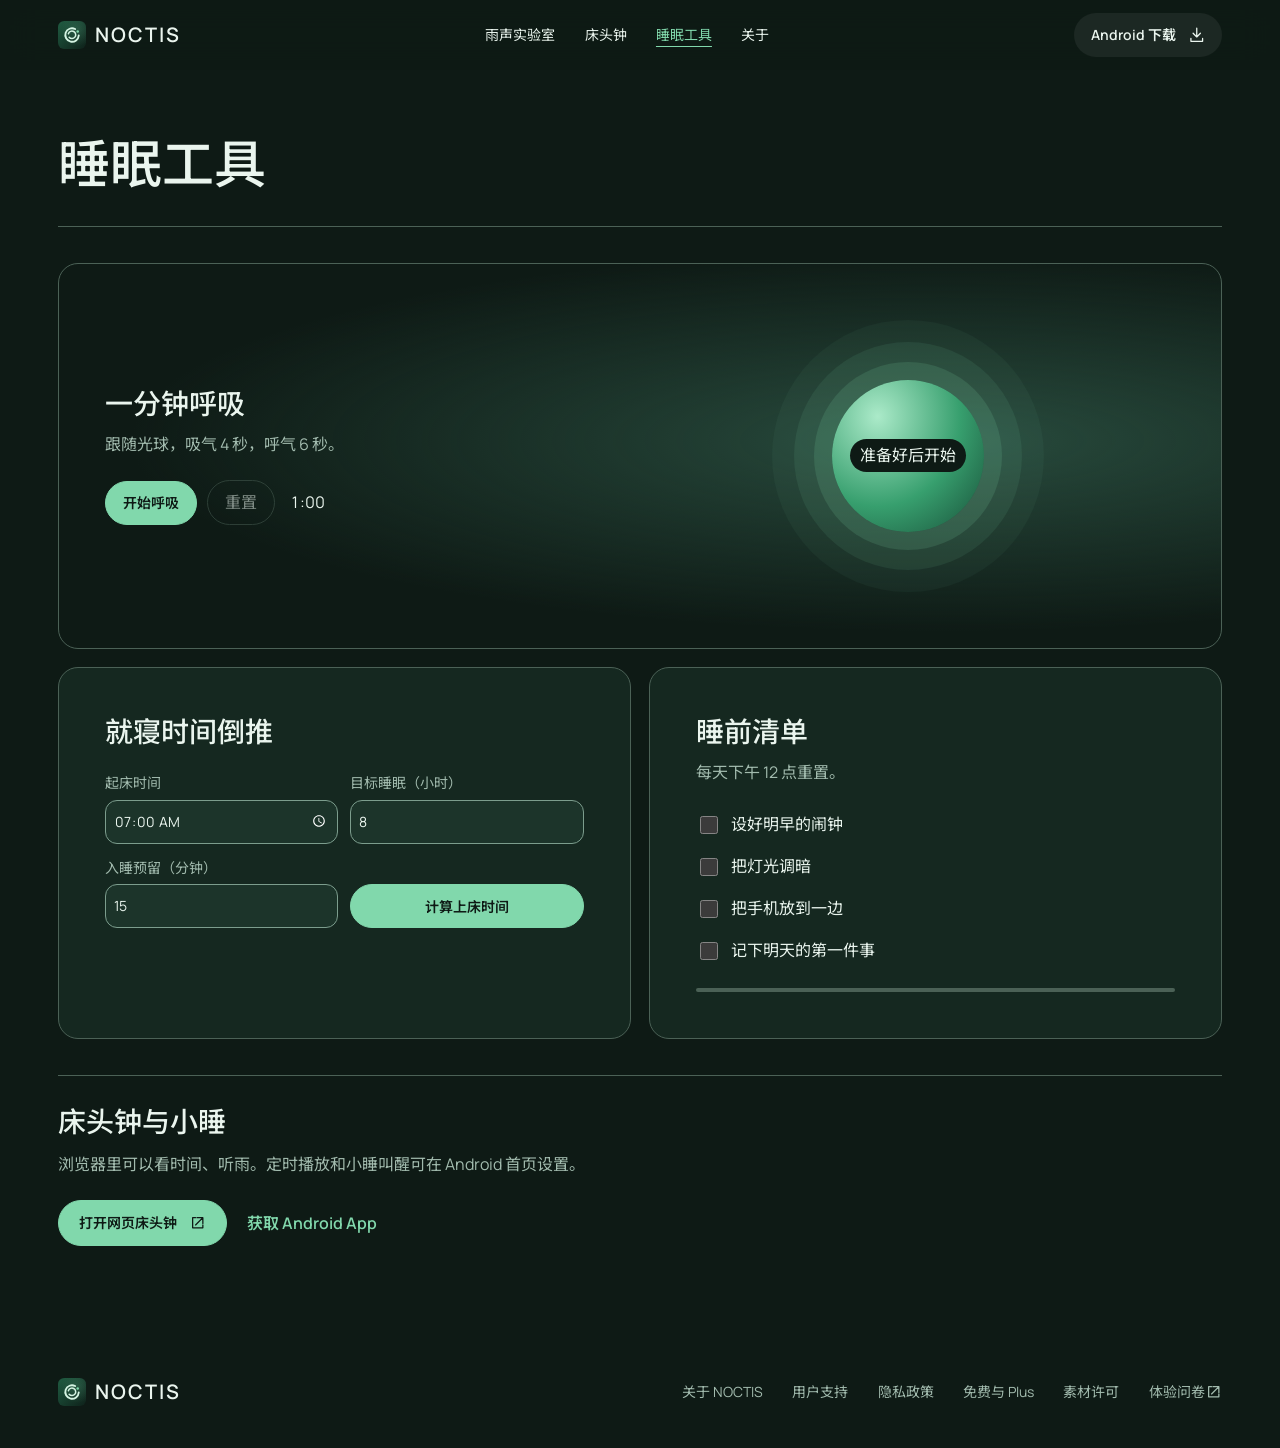
<file: sleep.html>
<!doctype html>
<html lang="zh-CN">
<head>
  <meta charset="utf-8">
  <meta name="viewport" content="width=device-width,initial-scale=1">
  <meta name="description" content="用 NOCTIS 的呼吸引导、就寝时间倒推和睡前清单安排睡前时间。">
  <meta name="theme-color" content="#0e1a15">
  <title>睡眠工具 · NOCTIS</title>
  <link rel="icon" href="assets/mark.svg">
  <link rel="stylesheet" href="assets/site.css?v=8"><link rel="stylesheet" href="assets/product.css?v=7">
  <script src="assets/site.js?v=6" defer></script>
  <script src="assets/sleep.js?v=3" defer></script>
</head>
<body>
  <a class="skip" href="#main">跳到内容</a>
  <header class="top">
    <nav class="nav wrap" aria-label="主导航">
      <a class="brand" href="index.html" aria-label="NOCTIS 首页"><img src="assets/mark.svg" alt="" width="30" height="30"><span>NOCTIS</span></a>
      <div class="nav-links"><a href="rain.html">雨声实验室</a><a href="clock.html">床头钟</a><a href="sleep.html" aria-current="page">睡眠工具</a><a href="about.html">关于</a></div>
      <a class="nav-cta" href="support.html#android">Android 下载 <svg class="glyph" aria-hidden="true"><use href="assets/icons.svg#download"/></svg></a>
      <details class="nav-menu"><summary aria-label="导航菜单"><svg class="glyph" aria-hidden="true"><use href="assets/icons.svg#menu"/></svg></summary><div><a href="rain.html">雨声实验室</a><a href="clock.html">床头钟</a><a href="sleep.html" aria-current="page">睡眠工具</a><a href="about.html">关于</a><a href="support.html">用户支持</a></div></details>
    </nav>
  </header>
  <main class="sleep-main" id="main">
    <div class="wrap">
      <div class="sleep-intro">
        <h1>睡眠工具</h1>

      </div>
      <section class="sleep-card breathing" aria-labelledby="breathing-title">
        <div>
          <h2 id="breathing-title">一分钟呼吸</h2>
          <p>跟随光球，吸气 4 秒，呼气 6 秒。</p>
          <div class="tool-actions">
            <button class="tool-button tool-primary" id="breath-toggle" type="button">开始呼吸</button>
            <button class="tool-button" id="breath-reset" type="button" disabled>重置</button>
            <span class="breath-clock" id="breath-clock" role="timer" aria-label="呼吸练习剩余时间">1:00</span>
          </div>
        </div>
        <div class="breath-stage" id="breath-stage" data-state="idle">
          <div class="breath-orb" aria-hidden="true"></div>
          <span class="breath-phase" id="breath-phase" role="status">准备好后开始</span>
        </div>
      </section>
      <div class="sleep-grid">
        <section class="sleep-card" aria-labelledby="schedule-title" data-reveal>
          <h2 id="schedule-title">就寝时间倒推</h2>

          <form class="sleep-form" id="sleep-form">
            <label for="wake-time">起床时间<input id="wake-time" type="time" value="07:00" required></label>
            <label for="sleep-hours">目标睡眠（小时）<input id="sleep-hours" type="number" min="1" max="16" step="0.25" value="8" required></label>
            <label for="sleep-latency">入睡预留（分钟）<input id="sleep-latency" type="number" min="0" max="120" step="1" value="15" required></label>
            <button class="tool-button tool-primary" type="submit">计算上床时间</button>
          </form>
          <output class="sleep-result" id="sleep-result" for="wake-time sleep-hours sleep-latency" role="status"></output>
        </section>
        <section class="sleep-card" aria-labelledby="checklist-title" data-reveal>
          <h2 id="checklist-title">睡前清单</h2>
          <p>每天下午 12 点重置。</p>
          <div class="checklist" id="checklist">
            <label><input id="check-alarm" type="checkbox">设好明早的闹钟</label>
            <label><input id="check-light" type="checkbox">把灯光调暗</label>
            <label><input id="check-screen" type="checkbox">把手机放到一边</label>
            <label><input id="check-tomorrow" type="checkbox">记下明天的第一件事</label>
          </div>
          <div class="check-progress" id="check-progress" role="progressbar" aria-label="睡前清单完成进度" aria-valuemin="0" aria-valuemax="4" aria-valuenow="0"><span></span></div>
        </section>
      </div>
    </div>
<div class="wrap"><section class="app-bridge" aria-labelledby="continue-title"><h2 id="continue-title">床头钟与小睡</h2><p>浏览器里可以看时间、听雨。定时播放和小睡叫醒可在 Android 首页设置。</p><div class="bridge-actions"><a class="button" href="clock.html">打开网页床头钟 <svg class="glyph" aria-hidden="true"><use href="assets/icons.svg#external"/></svg></a><a class="text-link" href="support.html#android">获取 Android App</a></div></section></div>
  </main>
  <footer class="footer"><div class="wrap"><a class="brand" href="index.html" aria-label="NOCTIS 首页"><img src="assets/mark.svg" alt="" width="30" height="30"><span>NOCTIS</span></a><nav aria-label="页脚导航"><a href="about.html">关于 NOCTIS</a><a href="support.html">用户支持</a><a href="privacy.html">隐私政策</a><a href="terms.html">免费与 Plus</a><a href="credits.html">素材许可</a><a id="survey-footer" href="https://v.wjx.cn/vm/Q10hQEz.aspx" target="_blank" rel="noopener noreferrer">体验问卷 <svg class="glyph" aria-hidden="true"><use href="assets/icons.svg#external"/></svg></a></nav></div></footer>
</body>
</html>
</file>
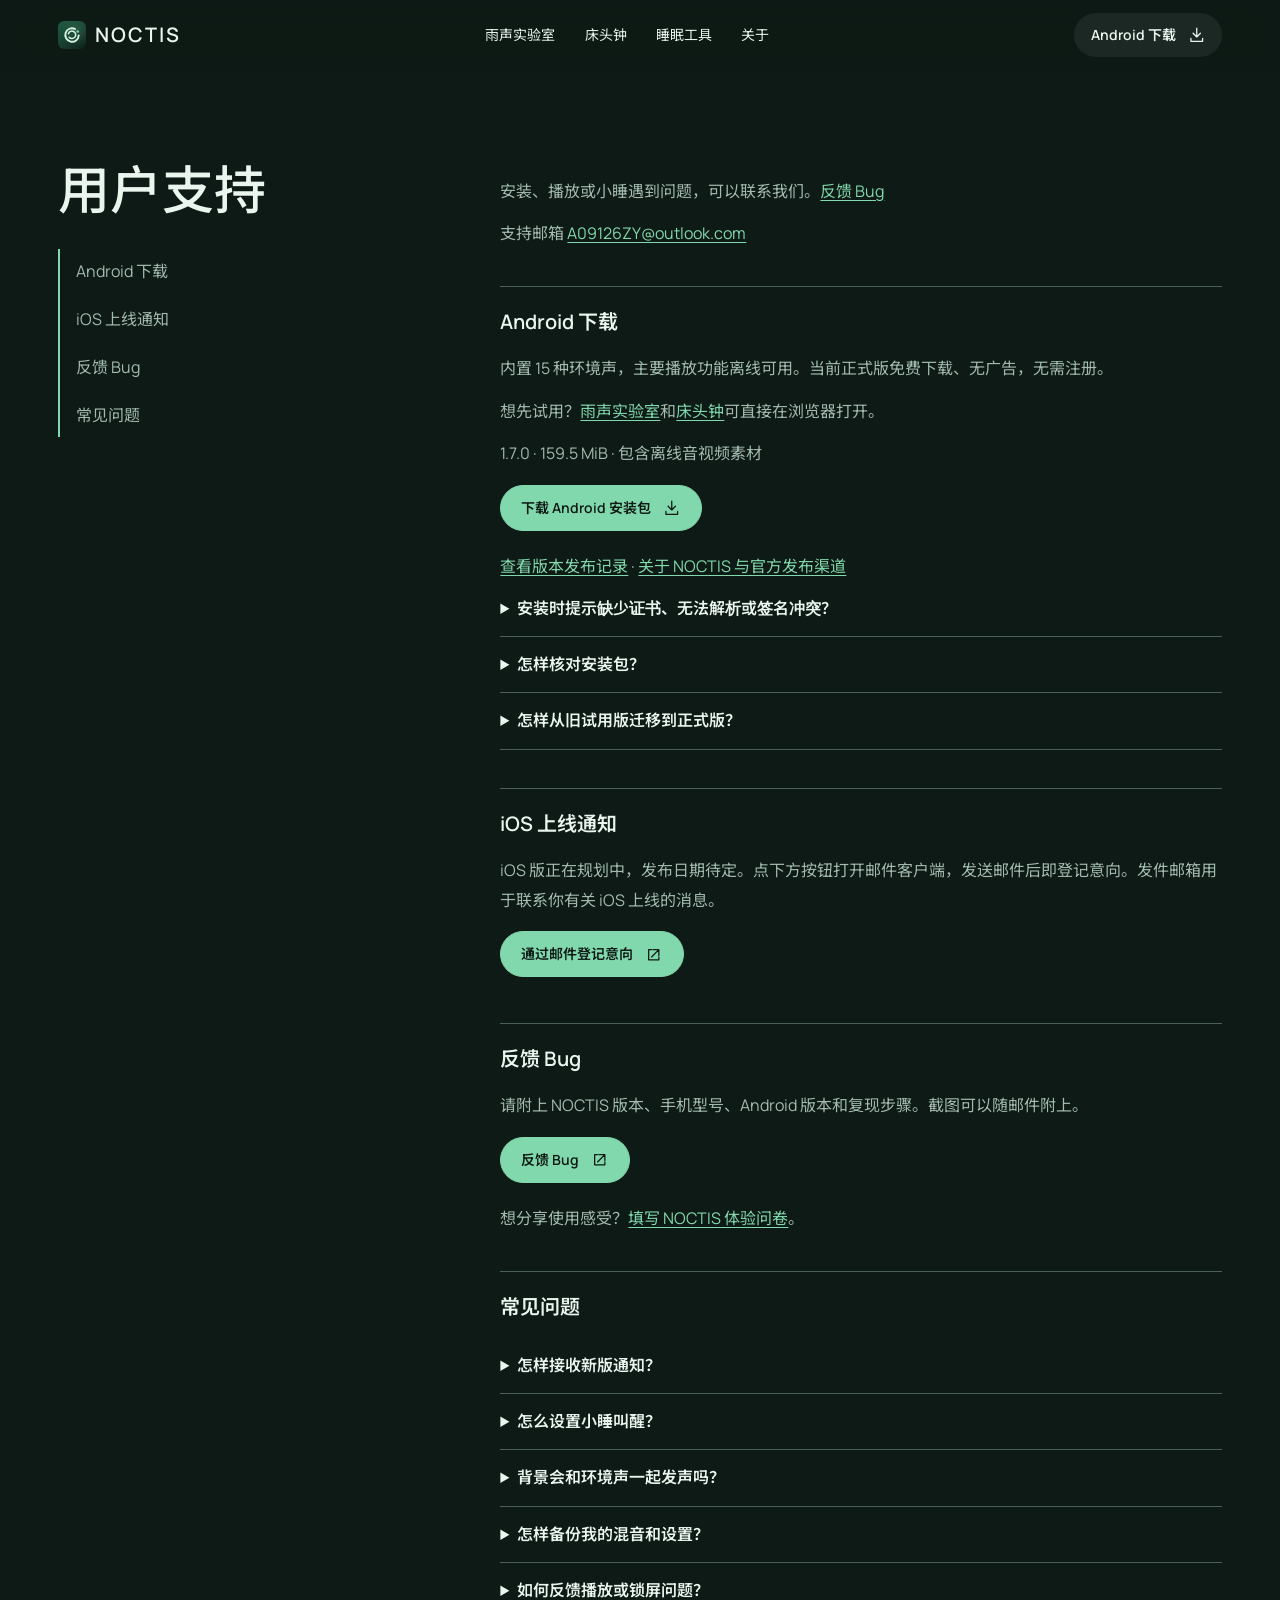
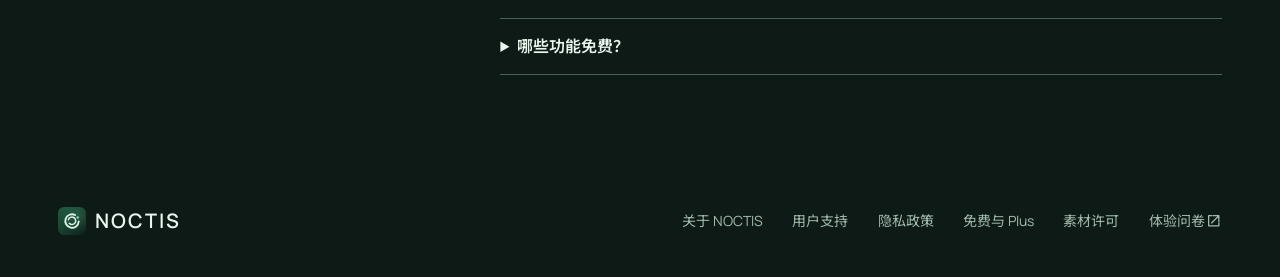
<file: support.html>
<!doctype html>
<html lang="zh-CN"><head><meta charset="utf-8"><meta name="viewport" content="width=device-width,initial-scale=1"><title>用户支持 · NOCTIS</title><link rel="stylesheet" href="assets/site.css?v=8"><link rel="icon" href="assets/mark.svg"><script src="assets/download.js?v=3" defer></script><meta name="theme-color" content="#0e1a15"></head><body class="document"><a class="skip" href="#main">跳到内容</a>
<header class="top">
    <nav class="nav wrap" aria-label="主导航">
      <a class="brand" href="index.html" aria-label="NOCTIS 首页"><img src="assets/mark.svg" alt="" width="30" height="30"><span>NOCTIS</span></a>
      <div class="nav-links"><a href="rain.html">雨声实验室</a><a href="clock.html">床头钟</a><a href="sleep.html">睡眠工具</a><a href="about.html">关于</a></div>
      <a class="nav-cta" href="support.html#android">Android 下载 <svg class="glyph" aria-hidden="true"><use href="assets/icons.svg#download"/></svg></a>
      <details class="nav-menu"><summary aria-label="导航菜单"><svg class="glyph" aria-hidden="true"><use href="assets/icons.svg#menu"/></svg></summary><div><a href="rain.html">雨声实验室</a><a href="clock.html">床头钟</a><a href="sleep.html">睡眠工具</a><a href="about.html">关于</a><a href="support.html" aria-current="page">用户支持</a></div></details>
    </nav>
  </header>
<main class="article-shell wrap" id="main">
    <div class="article-aside"><h1>用户支持</h1><nav class="section-list" aria-label="本页目录"><a href="#android">Android 下载</a><a href="#ios">iOS 上线通知</a><a href="#bug-feedback">反馈 Bug</a><a href="#nap-help">常见问题</a></nav></div>
    <div class="article"><p>安装、播放或小睡遇到问题，可以联系我们。<a href="#bug-feedback">反馈 Bug</a></p>
<p>支持邮箱 <a href="mailto:A09126ZY@outlook.com?subject=NOCTIS%20%E7%94%A8%E6%88%B7%E6%94%AF%E6%8C%81">A09126ZY@outlook.com</a></p>
<h2 id="android">Android 下载</h2>
<p>内置 15 种环境声，主要播放功能离线可用。当前正式版免费下载、无广告，无需注册。</p>
<p>想先试用？<a href="rain.html">雨声实验室</a>和<a href="clock.html">床头钟</a>可直接在浏览器打开。</p>
<p id="download-status" role="status">1.7.0 · 159.5 MiB · 包含离线音视频素材</p>
<a class="button" id="download-apk" href="https://github.com/Evan09ang/noctis-site/releases/download/v1.7.0/NOCTIS-Android.apk">下载 Android 安装包 <svg class="glyph" aria-hidden="true"><use href="assets/icons.svg#download"/></svg></a>
<p><a href="https://github.com/Evan09ang/noctis-site/releases">查看版本发布记录</a> · <a href="about.html">关于 NOCTIS 与官方发布渠道</a></p>
<details id="install-help"><summary>安装时提示缺少证书、无法解析或签名冲突？</summary><p>若 1.4.0 提示安装包没有签名文件，请用上方按钮下载 1.4.1 或更新版本。请在系统浏览器完整下载 <code>NOCTIS-Android.apk</code>，下载完成后用系统文件管理器打开。正式包支持 Android 7.0 及以上，签名已写入 APK。</p><p>若显示签名冲突，先保留已安装版本和应用数据，确认旧包来源，或<a href="#bug-feedback">反馈完整报错</a>。</p></details>
<details><summary>怎样核对安装包？</summary><p>Android 包名为 <code>com.noctis.app.noctis</code>。可在 GitHub 发布页核对下载来源、版本和文件哈希。</p><p id="apk-digest">SHA-256 0664b4b92824adb85c19d582df9ca41934bd19d5ccbea1c07fc4491061110fe5</p></details>
<details><summary>怎样从旧试用版迁移到正式版？</summary><p>在试用版「设置 → 本地数据」导出备份并确认文件已保存。卸载试用版后安装正式版，再在同一位置恢复备份。本地音乐需要重新选择。</p></details>
<h2 id="ios">iOS 上线通知</h2><p>iOS 版正在规划中，发布日期待定。点下方按钮打开邮件客户端，发送邮件后即登记意向。发件邮箱用于联系你有关 iOS 上线的消息。</p><a class="button" href="mailto:A09126ZY@outlook.com?subject=NOCTIS%20iOS%20%E4%B8%8A%E7%BA%BF%E9%80%9A%E7%9F%A5">通过邮件登记意向 <svg class="glyph" aria-hidden="true"><use href="assets/icons.svg#external"/></svg></a><h2 id="bug-feedback">反馈 Bug</h2>
<p>请附上 NOCTIS 版本、手机型号、Android 版本和复现步骤。截图可以随邮件附上。</p>
<a class="button" id="report-bug" href="mailto:A09126ZY@outlook.com?subject=NOCTIS%20Bug%20%E5%8F%8D%E9%A6%88&amp;body=NOCTIS%20%E7%89%88%E6%9C%AC%EF%BC%9A%0D%0A%E6%89%8B%E6%9C%BA%E5%9E%8B%E5%8F%B7%EF%BC%9A%0D%0AAndroid%20%E7%89%88%E6%9C%AC%EF%BC%9A%0D%0A%E5%A4%8D%E7%8E%B0%E6%AD%A5%E9%AA%A4%EF%BC%9A%0D%0A%E5%AE%9E%E9%99%85%E8%A1%A8%E7%8E%B0%EF%BC%9A%0D%0A%E9%A2%84%E6%9C%9F%E8%A1%A8%E7%8E%B0%EF%BC%9A%0D%0A">反馈 Bug <svg class="glyph" aria-hidden="true"><use href="assets/icons.svg#external"/></svg></a>
<p>想分享使用感受？<a href="https://v.wjx.cn/vm/Q10hQEz.aspx" target="_blank" rel="noopener noreferrer">填写 NOCTIS 体验问卷</a>。</p>
<h2 id="nap-help">常见问题</h2>
<details><summary>怎样接收新版通知？</summary><p>1.2.0 起，NOCTIS 打开时会检查更新。在设置开启「后台更新通知」并允许系统通知后，联网时也可以收到新版提醒，检查时间由 Android 安排。使用 1.1.0 的用户，可通过「设置 → 检查当前版本」找到升级入口。</p></details>
<details><summary>怎么设置小睡叫醒？</summary><p>点击首页右上角闹钟，拖动滑杆选择时长，或轻点常用时间刻度。选择陪伴声音和叫醒声，默认使用破晓铃声。小睡进行中可从同一入口查看倒计时或调整。暂停播放会取消叫醒。</p></details>
<details><summary>背景会和环境声一起发声吗？</summary><p>背景视频静音循环。声音由当前声景或混音播放。需要静态画面时，可在设置中开启减少动态效果。</p></details>
<details><summary>怎样备份我的混音和设置？</summary><p>打开 App 的「设置 → 本地数据」，选择导出备份。恢复前可先另存当前备份。本地音乐需要重新选择。</p></details>
<details><summary>如何反馈播放或锁屏问题？</summary><p>邮件附上手机型号、Android 版本、NOCTIS 版本、出现问题的步骤，以及当时是否锁屏或使用蓝牙。请遮住截图中的私人信息。</p></details>
<details><summary>哪些功能免费？</summary><p>当前公开版的环境声、基础声境、混音、小睡叫醒和天气回放均免费。Plus 和场景音乐包仍在规划。<a href="terms.html">查看免费与付费范围</a>。</p></details></div>
  </main><footer class="footer"><div class="wrap"><a class="brand" href="index.html" aria-label="NOCTIS 首页"><img src="assets/mark.svg" alt="" width="30" height="30"><span>NOCTIS</span></a><nav aria-label="页脚导航"><a href="about.html">关于 NOCTIS</a><a href="support.html" aria-current="page">用户支持</a><a href="privacy.html">隐私政策</a><a href="terms.html">免费与 Plus</a><a href="credits.html">素材许可</a><a id="survey-footer" href="https://v.wjx.cn/vm/Q10hQEz.aspx" target="_blank" rel="noopener noreferrer">体验问卷 <svg class="glyph" aria-hidden="true"><use href="assets/icons.svg#external"/></svg></a></nav></div></footer></body></html>
</file>
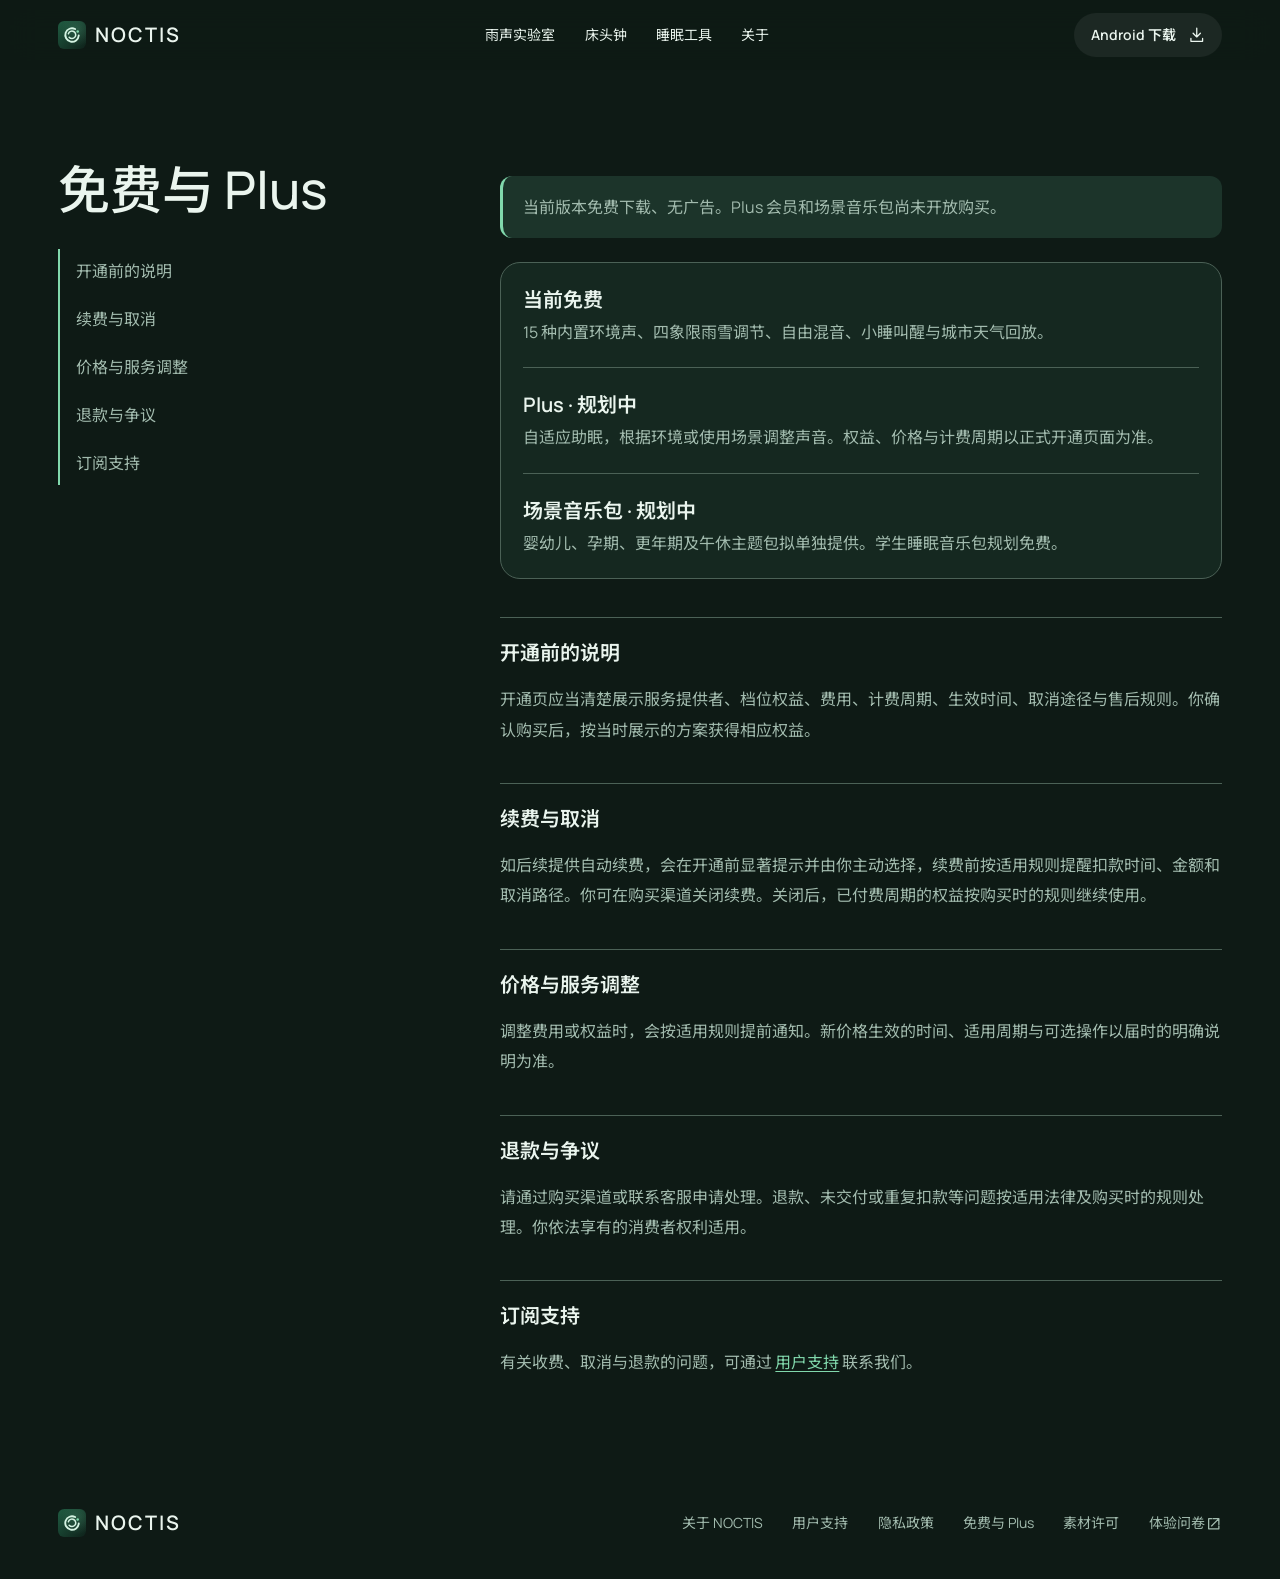
<file: terms.html>
<!doctype html>
<html lang="zh-CN"><head><meta charset="utf-8"><meta name="viewport" content="width=device-width,initial-scale=1"><title>订阅服务条款 · NOCTIS</title><link rel="stylesheet" href="assets/site.css?v=8"><link rel="icon" href="assets/mark.svg"><meta name="theme-color" content="#0e1a15"></head><body class="document"><a class="skip" href="#main">跳到内容</a>
<header class="top">
    <nav class="nav wrap" aria-label="主导航">
      <a class="brand" href="index.html" aria-label="NOCTIS 首页"><img src="assets/mark.svg" alt="" width="30" height="30"><span>NOCTIS</span></a>
      <div class="nav-links"><a href="rain.html">雨声实验室</a><a href="clock.html">床头钟</a><a href="sleep.html">睡眠工具</a><a href="about.html">关于</a></div>
      <a class="nav-cta" href="support.html#android">Android 下载 <svg class="glyph" aria-hidden="true"><use href="assets/icons.svg#download"/></svg></a>
      <details class="nav-menu"><summary aria-label="导航菜单"><svg class="glyph" aria-hidden="true"><use href="assets/icons.svg#menu"/></svg></summary><div><a href="rain.html">雨声实验室</a><a href="clock.html">床头钟</a><a href="sleep.html">睡眠工具</a><a href="about.html">关于</a><a href="support.html">用户支持</a></div></details>
    </nav>
  </header>
<main class="article-shell wrap" id="main">
    <div class="article-aside"><h1>免费与 Plus</h1><nav class="section-list" aria-label="本页目录"><a href="#terms-1">开通前的说明</a><a href="#terms-2">续费与取消</a><a href="#terms-3">价格与服务调整</a><a href="#terms-4">退款与争议</a><a href="#terms-5">订阅支持</a></nav></div>
    <div class="article"><p class="status-note">当前版本免费下载、无广告。Plus 会员和场景音乐包尚未开放购买。</p>
<div class="plans"><section class="card"><h3>当前免费</h3><p>15 种内置环境声、四象限雨雪调节、自由混音、小睡叫醒与城市天气回放。</p></section><section class="card"><h3>Plus · 规划中</h3><p>自适应助眠，根据环境或使用场景调整声音。权益、价格与计费周期以正式开通页面为准。</p></section><section class="card"><h3>场景音乐包 · 规划中</h3><p>婴幼儿、孕期、更年期及午休主题包拟单独提供。学生睡眠音乐包规划免费。</p></section></div>
<h2 id="terms-1">开通前的说明</h2><p>开通页应当清楚展示服务提供者、档位权益、费用、计费周期、生效时间、取消途径与售后规则。你确认购买后，按当时展示的方案获得相应权益。</p>
<h2 id="terms-2">续费与取消</h2><p>如后续提供自动续费，会在开通前显著提示并由你主动选择，续费前按适用规则提醒扣款时间、金额和取消路径。你可在购买渠道关闭续费。关闭后，已付费周期的权益按购买时的规则继续使用。</p>
<h2 id="terms-3">价格与服务调整</h2><p>调整费用或权益时，会按适用规则提前通知。新价格生效的时间、适用周期与可选操作以届时的明确说明为准。</p>
<h2 id="terms-4">退款与争议</h2><p>请通过购买渠道或联系客服申请处理。退款、未交付或重复扣款等问题按适用法律及购买时的规则处理。你依法享有的消费者权利适用。</p>
<h2 id="terms-5">订阅支持</h2><p>有关收费、取消与退款的问题，可通过 <a href="support.html">用户支持</a> 联系我们。</p></div>
  </main><footer class="footer"><div class="wrap"><a class="brand" href="index.html" aria-label="NOCTIS 首页"><img src="assets/mark.svg" alt="" width="30" height="30"><span>NOCTIS</span></a><nav aria-label="页脚导航"><a href="about.html">关于 NOCTIS</a><a href="support.html">用户支持</a><a href="privacy.html">隐私政策</a><a href="terms.html" aria-current="page">免费与 Plus</a><a href="credits.html">素材许可</a><a id="survey-footer" href="https://v.wjx.cn/vm/Q10hQEz.aspx" target="_blank" rel="noopener noreferrer">体验问卷 <svg class="glyph" aria-hidden="true"><use href="assets/icons.svg#external"/></svg></a></nav></div></footer></body></html>
</file>
<file: assets/site.css>
@import url('fonts/fonts.css');

:root {
  color-scheme: dark;
  --green-50: #ecf9f1;
  --green-100: #d5f4e3;
  --green-200: #abeac9;
  --green-300: #81d8ac;
  --green-400: #59c38e;
  --green-500: #379f6e;
  --green-600: #287f57;
  --green-700: #206747;
  --green-800: #184e38;
  --green-900: #103b2b;
  --background: #0e1a15;
  --surface: #152820;
  --surface-raised: #1c342a;
  --secondary: #204637;
  --brand: var(--green-300);
  --on-brand: var(--background);
  --text: #eaf5ee;
  --text-muted: #a2bbae;
  --outline: #7c9d8d;
  --divider: #4b6156;
  --danger: #ffabaa;
  --font-family: 'Manrope', 'Noto Sans SC', 'PingFang SC', 'Microsoft YaHei', sans-serif;
  --font-display: 3.25rem;
  --font-title: 1.75rem;
  --font-headline: 1.25rem;
  --font-body: 1rem;
  --font-label: .875rem;
  --font-caption: .75rem;
  --radius-control: 12px;
  --radius-card: 20px;
  --radius-panel: 28px;
  --motion-fast: 120ms;
  --motion-standard: 240ms;
  --motion-slow: 400ms;
  --ease: cubic-bezier(.2,.65,.3,1);
  --page: 1220px;
  font-family: var(--font-family);
}
.glyph { width: 1.25em; height: 1.25em; flex: none; display: inline-block; vertical-align: middle; }
* { box-sizing: border-box; }
[hidden] { display: none !important; }
html { scroll-behavior: smooth; scroll-padding-top: 92px; }
body { margin: 0; background: var(--background); color: var(--text); line-height: 1.7; }
button, input, select, textarea { font: inherit; }
button { color: inherit; cursor: pointer; }
a { color: inherit; text-decoration: none; }
h1, h2, h3, p, figure { margin: 0; }
p { color: var(--text-muted); }
img { display: block; max-width: 100%; }
::selection { background: var(--brand); color: var(--on-brand); }
:focus-visible { outline: 2px solid var(--brand); outline-offset: 4px; }
.wrap { width: min(var(--page), calc(100% - clamp(36px, 9vw, 156px))); margin-inline: auto; }
.skip { position: fixed; left: 12px; top: 10px; z-index: 20; background: var(--surface); color: var(--text); padding: 8px 16px; transform: translateY(-165%); }
.skip:focus { transform: none; }
.top { position: sticky; top: 0; z-index: 8; background: #0e1a15ed; backdrop-filter: blur(18px) saturate(125%); }
.nav { display: flex; align-items: center; min-height: 70px; gap: clamp(12px, 3vw, 45px); }
.brand { display: inline-flex; align-items: center; gap: 9px; white-space: nowrap; font: 600 var(--font-headline)/1 var(--font-family); letter-spacing: .1em;  }
.brand img { width: 28px; height: 28px; }
.nav-links, .footer nav { display: flex; flex-wrap: wrap; align-items: center; gap: clamp(12px, 2.3vw, 33px); }
.nav-links { margin: 0 auto; }
.nav-links a, .footer nav a { display: inline-flex; align-items: center; min-height: 44px; font-size: var(--font-label); }
.nav-links a:hover, .footer nav a:hover, .nav a[aria-current="page"] { text-decoration: underline; text-underline-offset: .45em; }
.nav-cta, .button, .tool-primary {
  display: inline-flex; align-items: center; justify-content: center; gap: 12px; min-height: 46px; padding: 8px 20px;
  font-size: var(--font-label); font-weight: 600; line-height: 1.4; border: 1px solid var(--brand); border-radius: 99px;
  background: var(--brand); color: var(--on-brand); transition: background var(--motion-fast) var(--ease), transform var(--motion-fast) var(--ease);
}
.nav-cta { min-height: 44px; padding-inline: 17px; font-size: 14px; white-space: nowrap; border: 0; background: #ffffff10; color: var(--text); }
.button:hover, .nav-cta:hover, .tool-primary:hover { background: var(--green-200); color: var(--on-brand); }
.button:active, .tool-primary:active { transform: scale(.97); }
.nav-menu { display: none; }
.footer { background: var(--background); color: var(--text); padding-block: 34px; }
.footer .wrap { display: flex; align-items: center; justify-content: space-between; gap: 24px; }
.footer nav { color: var(--text-muted); }
.footer .brand { font-size: var(--font-headline); }
.text-link { display: inline-flex; align-items: center; gap: 6px; min-height: 44px; color: var(--brand); font-weight: 600; }
.text-link:hover { text-decoration: underline; text-underline-offset: .3em; }
.section-heading { display: flex; align-items: center; justify-content: space-between; gap: 16px; margin-bottom: clamp(22px, 3vw, 42px); }
.section-heading h2, .demo h2, .tool-title h1, .sleep-intro h1, .article-aside h1 {
  font-family: var(--font-family); font-weight: 500; line-height: 1.15;  text-wrap: balance;
}
.section-heading h2, .demo h2 { font-size: var(--font-title); }
.tool-title h1, .sleep-intro h1, .article-aside h1 { font-size: var(--font-display); }
.tool-title, .sleep-intro { display: flex; align-items: end; flex-wrap: wrap; justify-content: space-between; gap: 12px 24px; padding-bottom: clamp(18px, 2.6vw, 32px); margin-bottom: clamp(22px, 3vw, 36px); border-bottom: 1px solid var(--divider); }
.article-shell { display: grid; grid-template-columns: minmax(185px,.66fr) minmax(0,1.4fr); gap: clamp(45px,8vw,132px); align-items: start; padding-block: clamp(40px, 7vw, 100px); }
.article-aside { position: sticky; top: 110px; }
.section-list { display: grid; margin-top: 30px; padding-left: 16px; border-left: 2px solid var(--brand); gap: 4px; }
.section-list a { display: flex; align-items: center; min-height: 44px; color: var(--text-muted); }
.section-list a:hover { text-decoration: underline; color: var(--brand); }
.article { max-width: 760px; min-width: 0; overflow-wrap: anywhere; font-size: 16px; }
.article p, .article li, .trust-list dd { color: var(--text-muted); line-height: 1.9; }
.article h2 { font-size: var(--font-headline); font-weight: 600;  margin: 38px 0 14px; padding-top: 18px; border-top: 1px solid var(--divider); }
.article p + p, .article .button + p { margin-top: 12px; }
.article p a, .article li a, .article dd a { color: var(--brand); text-decoration: underline; text-underline-offset: .2em; }
.article .button { margin: 16px 0 8px; }
.article ul { padding-left: 1.3em; }
.article li + li { margin-top: 12px; }
.article code { font-family: var(--font-family); font-size: .9em; }
.article details { border-bottom: 1px solid var(--divider); }
.article summary { cursor: pointer; font-weight: 600; padding: 14px 0; }
.article details[open] p:last-child { padding-bottom: 20px; }
.trust-list { display: grid; gap: 18px; }
.trust-list dt { font-weight: 600; }
.trust-list dd { margin: 0; }
.status-note { border-left: 3px solid var(--brand); padding-left: 16px; }
.plans { display: grid; margin-block: 24px; border: 1px solid var(--divider); background: var(--surface); border-radius: var(--radius-card); padding: 0 22px; }
.plans .card { padding: 20px 0; }
.plans .card + .card { border-top: 1px solid var(--divider); }
.plans h3 { font-size: 20px; }

.sleep-main { padding-block: clamp(28px,5vw,76px) clamp(48px,7vw,95px); }
.sleep-grid { display: grid; grid-template-columns: repeat(2,minmax(0,1fr)); gap: 18px; margin-top: 18px; }
.sleep-card { padding: clamp(22px, 3.7vw, 46px); background: var(--surface); border: 1px solid var(--divider); border-radius: var(--radius-card); }
.sleep-card h2, .app-bridge h2 { font-family: var(--font-family); font-size: var(--font-title); font-weight: 500; line-height: 1.25;  }
.sleep-card h2 + p { margin-top: 10px; }
.breathing { display: grid; align-items: center; grid-template-columns: repeat(2,minmax(0,1fr)); background: radial-gradient(ellipse at 76% 46%, #284b3d, transparent 65%), var(--background); }
.breath-stage { position: relative; display: grid; place-items: center; min-height: clamp(180px, 23vw, 292px); }
.breath-stage::before, .breath-orb { content: ""; width: min(48%, 152px); aspect-ratio: 1; border-radius: 50%; }
.breath-stage::before { position: absolute; box-shadow: 0 0 0 18px #81d8ac24, 0 0 0 38px #81d8ac16, 0 0 0 60px #81d8ac0b; }
.breath-orb { background: radial-gradient(ellipse at 30% 24%, var(--green-200), var(--green-500) 55%, var(--green-800)); animation: breathe 10s infinite paused; }
.breath-stage[data-state="running"] .breath-orb { animation-play-state: running; }
.breath-stage[data-state="idle"] .breath-orb { animation: none; }
.breath-phase { position: absolute; background: var(--background); color: var(--text); padding: 3px 10px; border-radius: 99px; }
@keyframes breathe { 0%, 100% { transform: scale(.84); } 40% { transform: scale(1.2); } }
.tool-actions, .bridge-actions { display: flex; flex-wrap: wrap; gap: 10px; align-items: center; margin-top: 22px; }
.tool-button { min-height: 44px; padding: 8px 17px; border: 1px solid var(--divider); border-radius: 99px; color: inherit; background: transparent; }
.tool-button.tool-primary { color: var(--on-brand); border-color: var(--brand); background: var(--brand); }
.breathing .tool-primary, .demo .button { color: var(--background); background: var(--brand); border-color: var(--brand); }
.tool-button:disabled { opacity: .5; cursor: default; }
.breath-clock { margin-inline-start: 5px; font-variant-numeric: tabular-nums; }
.sleep-form { display: grid; grid-template-columns: repeat(2,minmax(0,1fr)); gap: 12px; margin-top: 22px; align-items: end; }
.sleep-form label { display: grid; gap: 5px; font-size: 14px; color: var(--text-muted); min-width: 0; }
.sleep-form input { width: 100%; min-width: 0; min-height: 44px; padding: 8px; color: var(--text); border: 1px solid var(--outline); background: var(--surface-raised); border-radius: var(--radius-control); }
.sleep-result { display: block; min-height: 1.7em; margin-top: 18px; color: var(--brand); }
.checklist { display: grid; margin-top: 18px; }
.checklist label { display: flex; align-items: center; gap: 10px; min-height: 42px; cursor: pointer; }
input { accent-color: var(--brand); }
.checklist input { width: 18px; height: 18px; }
.check-progress { height: 4px; border-radius: 4px; background: var(--divider); overflow: hidden; margin-top: 16px; }
.check-progress span { display: block; height: 100%; background: var(--brand); width: calc(var(--completed, 0) * 100%); transition: width .4s var(--ease); }
.app-bridge { border-top: 1px solid var(--divider); margin-top: 36px; padding-top: 28px; }
.app-bridge h2 { margin-bottom: 12px; }
.bridge-actions { gap: 10px 20px; }

@media (max-width: 800px) {
  .nav { min-height: 60px; gap: 10px; }
  .nav > .brand { margin-right: auto; }
  .nav-links { display: none; }
  .nav-menu { display: block; }
  .nav-menu summary { display: grid; place-items: center; width: 44px; height: 44px; cursor: pointer; list-style: none; }
  .nav-menu summary::-webkit-details-marker { display: none; }
  .nav-menu summary .glyph { color: var(--brand); }
  .nav-menu > div { position: absolute; right: 0; top: 100%; left: 0; display: grid; padding: 8px max(20px, 4.5vw) 16px; background: var(--surface); box-shadow: 0 15px 25px #10171412; }
  .nav-menu div a { min-height: 48px; display: flex; align-items: center; }
  .footer .wrap { align-items: start; flex-direction: column; }
  .footer nav { gap: 0 20px; }
  .article-shell { grid-template-columns: 1fr; gap: 25px; }
  .article-aside { position: static; }
  .section-list { display: flex; flex-wrap: wrap; gap: 0 15px; border: 0; border-block: 1px solid var(--divider); padding: 7px 0; margin-top: 18px; }
  .section-list a { font-size: 14px; }
}
@media (max-width: 650px) {
  .sleep-grid, .breathing { grid-template-columns: minmax(0,1fr); }
  .breath-stage { margin-top: 30px; margin-bottom: 12px; }
  .nav .brand { font-size: var(--font-headline); }
  .nav-cta { font-size: var(--font-label); min-height: 44px; padding-inline: 12px; }
}
@media (prefers-reduced-motion: reduce) {
  html { scroll-behavior: auto; }
  *, *::before, *::after { animation: none !important; transition-duration: .01ms !important; }
}

.nav a[aria-current="page"] { color: var(--brand); }
.article { padding-block: 16px 0; }
.article .status-note { background: var(--surface-raised); border-radius: var(--radius-control); padding: 16px 20px; }
.trust-list > div { border-top: 1px solid var(--divider); padding-top: 12px; }
@media (max-width: 650px) {
  .tool-title h1, .sleep-intro h1, .article-aside h1 { font-size: var(--font-title); }
  .section-heading { align-items: start; gap: 8px; }
  .section-heading h2 { font-size: var(--font-headline); }
}
</file>
<file: assets/product.css>
.landing {
  --background: #101713;
  --brand: #c6edb1;
  --on-brand: #182517;
  --page: 1200px;
  --space-section: clamp(64px, 8.2vw, 128px);
  --curve: cubic-bezier(.22, 1, .36, 1);
}
.landing .top {
  padding-top: env(safe-area-inset-top);
  border: 0;
  background: #101713ed;
  backdrop-filter: blur(20px) saturate(125%);
}
.landing .nav { min-height: 64px; }
.landing .nav-cta { background: #ffffff10; border: 0; color: #f1f8ed; }
.landing .nav-cta:hover { background: var(--brand); color: var(--on-brand); }
.landing .wrap {
  padding-left: env(safe-area-inset-left);
  padding-right: env(safe-area-inset-right);
}
.opening {
  position: relative;
  isolation: isolate;
  overflow: clip;
  color: #f4faf0;
  background: #1d352a;
}
.scene-media, .scene-media img, .hero-video, .scene-media::after {
  position: absolute;
  inset: 0;
  width: 100%;
  height: 100%;
}
.scene-media {
  z-index: -1;
  pointer-events: none;
  transform: scale(calc(1 + var(--hero-scroll, 0) * .09));
  transform-origin: center 60%;
}
.scene-media img, .hero-video {
  object-fit: cover;
  opacity: 0;
  transition: opacity 650ms var(--curve);
}
.scene-media img.is-current, .hero-video.is-ready { opacity: 1; }
.scene-media::after {
  content: "";
  background: linear-gradient(180deg, #0c1712c9 0%, #0c17127d 34%, #14221a12 60%, #0d1712cc 100%);
}
.hero-layout {
  display: flex;
  flex-direction: column;
  min-height: clamp(650px, 89svh, 940px);
  padding-block: clamp(54px, 10svh, 132px) clamp(24px, 4.4vh, 52px);
}
.intro { text-align: center; }
.intro h1, .landing h2 {
  font-weight: 600;
  line-height: 1.14;
  letter-spacing: -.055em;
  text-wrap: balance;
}
.intro h1 { font-size: clamp(62px, 8.7vw, 132px); }
.intro h1 br { display: none; }
.intro > p { margin-top: 19px; color: #edf7eb; font-size: clamp(15px, 2vw, 20px); text-wrap: balance; }
.hero-actions { display: flex; flex-wrap: wrap; align-items: center; gap: 8px 16px; margin-top: 24px; }
.intro .hero-actions { justify-content: center; }
.intro .text-link { padding: 0 14px; border-radius: 99px; color: #fff; background: #0e1a15ad; }
.landing .button { min-height: 48px; }
.hero-deck { align-self: center; width: min(100%, 830px); margin-top: auto; padding-top: 38px; }
.player-console {
  display: flex;
  justify-content: space-between;
  align-items: center;
  gap: 12px 24px;
  padding: 12px 17px;
  background: #0e1b16d9;
  border-radius: 24px;
  backdrop-filter: blur(22px) saturate(130%);
  box-shadow: 0 12px 55px #08100b33, inset 0 0 0 1px #eef8e924;
}
.deck-head, .deck-controls, .deck-end { display: flex; align-items: center; gap: 12px; }
.deck-head { min-width: 114px; flex-direction: row-reverse; justify-content: start; }
.deck-controls { flex: 1; justify-content: space-between; }
.track-name { font-size: 19px; font-weight: 600; white-space: nowrap; }
.play, .motion-toggle {
  flex: none;
  display: grid;
  place-items: center;
  width: 48px;
  height: 48px;
  border: 0;
  border-radius: 50%;
  background: var(--brand);
  color: var(--on-brand);
  transition: transform 200ms var(--curve), background 200ms var(--curve);
}
.play:active, .motion-toggle:active { transform: scale(.91); }
.motion-toggle { width: 44px; height: 44px; background: #ffffff12; color: #edf7eb; }
.motion-toggle .resume-icon, .motion-toggle[aria-pressed="true"] .motion-icon,
.play .pause-icon, .play[aria-pressed="true"] .play-icon { display: none; }
.motion-toggle[aria-pressed="true"] .resume-icon,
.play[aria-pressed="true"] .pause-icon { display: block; }
.scene-tabs { display: flex; gap: 3px; }
.scene-tabs button, .feature-tabs button {
  display: flex;
  align-items: center;
  justify-content: center;
  gap: 6px;
  min-height: 44px;
  padding: 6px 12px;
  border: 0;
  border-radius: 99px;
  white-space: nowrap;
  font-size: var(--font-label);
  background: transparent;
  transition: background 240ms var(--curve), color 240ms var(--curve);
}
.scene-tabs button:hover { background: #ffffff0d; }
.scene-tabs button[aria-pressed="true"] { background: #c6edb129; color: #e7fbdc; }
.volume { display: flex; align-items: center; gap: 8px; font-size: 14px; white-space: nowrap; }
.volume input { width: 80px; height: 44px; margin: 0; }
#audio-status { color: var(--danger); margin: 12px 6px 0; }
#audio-status:empty { display: none; }

.web-tools, .features, .demo { padding-block: var(--space-section); }
.landing h2 { font-size: clamp(34px, 5.8vw, 78px); }
.landing .section-heading { align-items: end; flex-wrap: wrap; gap: 6px 18px; }
.web-tool-grid { display: grid; grid-template-columns: 1.18fr 1fr; gap: 14px; }
.web-tool-card {
  display: flex;
  position: relative;
  isolation: isolate;
  overflow: hidden;
  align-items: end;
  justify-content: space-between;
  gap: 16px;
  min-height: clamp(250px, 32vw, 400px);
  border-radius: 26px;
  padding: clamp(20px, 3vw, 34px);
  color: #f0f8ee;
  background: #1c322a;
}
.web-tool-card h3 { font-size: clamp(23px, 2.6vw, 35px); line-height: 1.24; }
.web-tool-card p { color: #e1eee2; margin-top: 8px; font-size: 14px; }
.web-tool-rain::before {
  content: "";
  position: absolute;
  z-index: -1;
  inset: 0;
  background: linear-gradient(0deg, #091612f5, #10261b16 85%), url("rain-window.jpg") center 43% / cover;
  transition: transform 700ms var(--curve);
}
.rain-sight {
  position: absolute;
  top: 34%;
  left: 58%;
  width: 12px;
  height: 12px;
  border-radius: 50%;
  background: #d4f6c6;
  box-shadow: 0 0 0 11px #d4f6c642, 0 0 0 28px #d4f6c624, 0 0 0 48px #d4f6c610;
  transition: transform 700ms var(--curve);
}
.web-tool-clock { background: radial-gradient(ellipse at 52% 15%, #416d58, #1a2c23 72%); }
.web-clock-art {
  position: absolute;
  inset: 18% 0 auto;
  text-align: center;
  font: 500 clamp(64px, 8vw, 112px)/1 var(--font-family);
  color: #dbf5d2;
  letter-spacing: -.065em;
  font-variant-numeric: tabular-nums;
}
.tool-arrow {
  display: grid;
  place-items: center;
  flex: none;
  width: 44px;
  height: 44px;
  background: #f1f7ed1c;
  border-radius: 50%;
  transition: transform 400ms var(--curve), background 240ms var(--curve);
}
@media (hover: hover) {
  .web-tool-card:hover .tool-arrow { transform: rotate(-10deg); background: #f1f7ed3f; }
  .web-tool-rain:hover::before { transform: scale(1.055); }
  .web-tool-rain:hover .rain-sight { transform: scale(1.25) translate(6px,-3px); }
}
.features {
  --text: #142319;
  --text-muted: #374c3c;
  --brand: #125332;
  color: var(--text);
  background: #eaf0e5;
}
.product {
  display: grid;
  align-items: center;
  grid-template-columns: minmax(0,.86fr) minmax(0,1.14fr);
  gap: clamp(22px, 6vw, 90px);
}
.feature-tabs {
  width: max-content;
  max-width: 100%;
  display: flex;
  gap: 3px;
  padding: 4px;
  border-radius: 99px;
  background: #dce6d8;
}
.feature-tabs button { color: #314437; }
.feature-tabs button:hover { background: #ffffff80; }
.feature-tabs button[aria-selected="true"] { background: #173725; color: #f2f9ee; }
.feature-panels { min-height: 246px; padding-top: clamp(18px, 3.3vw, 40px); }
.feature-panels h3 {
  max-width: 9em;
  font-size: clamp(30px, 4vw, 56px);
  line-height: 1.19;
  letter-spacing: -.035em;
  text-wrap: balance;
}
.feature-panels p { margin: 12px 0 4px; max-width: 25em; }
.feature-panels .text-link { margin-top: 4px; }
.feature-panels [role="tabpanel"] { animation: panel-in 460ms var(--curve) both; }
@keyframes panel-in {
  from { opacity: .3; transform: translateY(12px); }
  to { opacity: 1; transform: none; }
}
.feature-device {
  position: relative;
  display: grid;
  place-items: center;
  overflow: hidden;
  padding: clamp(24px, 4vw, 58px) 12px;
  border-radius: 32px;
  background: #c8deca;
  isolation: isolate;
  touch-action: pan-y pinch-zoom;
}
.feature-device::before, .feature-device::after {
  position: absolute;
  content: "";
  z-index: -1;
  width: 95%;
  aspect-ratio: 1;
  border-radius: 50%;
  background: radial-gradient(ellipse, #f7fff3 0%, #e4f4dcad 28%, transparent 71%);
  transform: translate(-12%, -10%);
  transition: transform 900ms var(--curve), opacity 700ms var(--curve);
}
.feature-device::after { opacity: 0; background: radial-gradient(ellipse,#cde9f9,transparent 70%); }
.product[data-feature="mix"] .feature-device::before { transform: translate(18%, 18%); }
.product[data-feature="nap"] .feature-device::after { opacity: 1; transform: translate(12%, -12%); }
.device {
  width: min(100%, 300px);
  position: relative;
  overflow: hidden;
  aspect-ratio: 390/844;
  border: 6px solid #10241a;
  border-radius: clamp(24px, 3.4vw, 38px);
  background: #10241a;
  box-shadow: 0 24px 60px #1835274a, 0 2px 4px #28513a88;
}
.feature-screen {
  position: absolute;
  inset: 0;
  height: 100%;
  width: 100%;
  object-fit: cover;
  opacity: 0;
  transform: scale(1.035);
  transition: opacity 420ms var(--curve), transform 540ms var(--curve);
}
.feature-screen.is-current { opacity: 1; transform: scale(1); z-index: 1; }
.demo { background: radial-gradient(ellipse at 74% 38%,#315642,transparent 56%), #16251d; }
.demo-layout { display: grid; align-items: center; grid-template-columns: 1fr 1fr; gap: 30px; }
.proof-video { justify-self: center; width: min(100%, 288px); }
.proof-video video {
  display: block;
  width: 100%;
  aspect-ratio: 390/844;
  background: var(--background);
  border-radius: 22px;
}
.proof-video figcaption { margin-top: 12px; color: var(--text-muted); font-size: var(--font-caption); }
.landing .footer { border: 0; }
[data-reveal].entered { animation: reveal 820ms var(--curve) both; }
@keyframes reveal {
  from { opacity: .55; translate: 0 28px; }
  to { opacity: 1; translate: none; }
}
@media (prefers-reduced-motion: no-preference) {
  @supports (animation-timeline: view()) {
    .device {
      animation: device-approach linear both;
      animation-timeline: view();
      animation-range: entry 5% entry 90%;
    }
  }
}
@keyframes device-approach {
  from { scale: .91; translate: 0 16px; }
  to { scale: 1; translate: none; }
}
@media (max-width: 800px) {
  .landing .nav { min-height: 56px; }
  .landing .nav-menu > div { background: #18251dec; border: 0; }
  .landing .nav-menu summary { border-radius: 50%; }
  .landing .nav-menu[open] summary { background: #ffffff15; }
  .landing .nav-menu[open] > div { animation: panel-in 300ms var(--curve) both; }
  .hero-layout { min-height: clamp(595px, 86svh, 760px); padding-top: clamp(42px, 8svh, 80px); }
  .intro h1 { font-size: clamp(52px, 10vw, 80px); }
  .hero-deck { width: min(100%, 590px); }
  .deck-controls { gap: 8px; }
  .volume input { width: 64px; }
  .product { gap: 22px; }
  .feature-panels { min-height: 212px; }
}
@media (max-width: 640px) {
  .intro h1 br { display: block; }
  .intro h1 { font-size: clamp(52px, 11.5vw, 70px); }
  .intro > p { max-width: 19em; margin: 14px auto 0; }
  .intro .hero-actions { margin-top: 16px; }
  .scene-media img, .hero-video { object-position: 48% center; }
  .player-console { display: grid; grid-template-columns: minmax(0, 1fr) auto; gap: 4px 12px; padding: 10px 12px; }
  .deck-head { flex-direction: row; justify-content: space-between; padding: 0 4px; }
  .deck-controls, .deck-end { display: contents; }
  .motion-toggle { grid-row: 1; grid-column: 2; }
  .deck-head:has(+ .deck-controls .motion-toggle[hidden]) { grid-column: 1 / -1; }
  .track-name { font-size: 22px; }
  .scene-tabs { grid-column: 1 / -1; }
  .scene-tabs button { flex: 1; padding-inline: 6px; }
  .volume { grid-column: 1 / -1; padding-inline: 6px; }
  .volume input { flex: 1; min-width: 0; }
  .web-tool-grid, .product, .demo-layout { grid-template-columns: minmax(0,1fr); }
  .web-tool-card { min-height: 230px; }
  .feature-panels { min-height: 142px; }
  .feature-panels h3 { max-width: none; }
  .feature-device { border-radius: 24px; padding: 20px 10px; }
  .device { width: min(100%, 268px); }
  .demo .hero-actions { margin-top: 16px; }
}
@media (max-width: 360px) {
  .landing .nav { gap: 5px; }
  .landing .brand { font-size: 17px; }
  .landing .nav-cta { font-size: 13px; padding-inline: 10px; }
  .intro .hero-actions { gap: 8px; }
  .intro .hero-actions .button { padding-inline: 14px; }
  .scene-tabs button .glyph { display: none; }
}
@media (max-height: 520px) and (orientation: landscape) {
  .intro h1 br { display: none; }
  .hero-layout { min-height: 475px; padding-top: 36px; }
}
@media (prefers-reduced-motion: reduce) {
  .scene-media { transform: none; }
}
</file>
<file: assets/tools.css>
.tool-main { padding-block: clamp(28px, 5vw, 76px) clamp(48px, 7vw, 95px); }
.tool-title h1 { margin: 0; }
.tool-title p { font-size: 1rem; }
.tool-secondary, .tool-pills button, .tool-pills label span {
  display: inline-flex; align-items: center; justify-content: center; min-height: 44px;
  padding: 8px 15px; border-radius: 999px; border: 1px solid var(--outline); background: transparent;
  color: var(--text); font-size: .875rem; line-height: 1.2;
}
.tool-secondary:hover, .tool-pills button:hover, .tool-pills label:hover span { background-color: #84917c22; }
.tool-secondary[aria-pressed="true"], .tool-pills button[aria-pressed="true"], .tool-pills input:checked + span {
  background: var(--brand); color: var(--on-brand); border-color: var(--brand);
}
.tool-actions, .tool-pills { display: flex; flex-wrap: wrap; align-items: center; gap: 8px; }
.tool-actions .button { border: 0; }
.rain-controls .tool-actions { margin: 0; }
.tool-actions .button:disabled { cursor: wait; opacity: .7; }
.tool-status { color: var(--text-muted); font-size: var(--font-label); }
.tool-status:empty { display: none; }
.tool-main .text-link { color: var(--brand); }

.rain-console {
  display: grid; grid-template-columns: minmax(0, 1.46fr) minmax(284px, 1fr);
  background: var(--surface); border: 1px solid var(--divider);
  border-radius: var(--radius-card); overflow: hidden;
}
.rain-visual {
  display: grid; align-items: center; min-width: 0; padding: clamp(13px, 3vw, 33px);
  background: var(--background);
}
.rain-pad {
  --point-x: 26%; --point-y: 28%;
  position: relative; aspect-ratio: 1.12; isolation: isolate; overflow: hidden; touch-action: none; cursor: crosshair;
  border-radius: 12px; border: 1px solid #e5efe34d;
  background: linear-gradient(160deg, #0b191680, #09171266 42%, #0a1918b0), url('rain-window.jpg') center 40% / cover;
}
.rain-pad canvas, .rain-cross { position: absolute; inset: 0; width: 100%; height: 100%; pointer-events: none; }
.rain-cross { background: linear-gradient(90deg, transparent calc(50% - .5px), #e6efe43e 50%, transparent calc(50% + .5px)), linear-gradient(0deg, transparent calc(50% - .5px), #e6efe43e 50%, transparent calc(50% + .5px)); }
.rain-axis {
  position: absolute; background: var(--background); border-radius: 99px; color: var(--text);
  font-size: var(--font-caption); width: 27px; line-height: 27px; text-align: center; pointer-events: none;
}
.axis-top, .axis-bottom { left: 50%; transform: translateX(-50%); }
.axis-top { top: 8px; } .axis-bottom { bottom: 8px; }
.axis-left, .axis-right { top: 50%; transform: translateY(-50%); }
.axis-left { left: 8px; } .axis-right { right: 8px; }
.rain-point {
  position: absolute; width: 21px; height: 21px; transform: translate(-50%, -50%);
  left: clamp(11px, var(--point-x), 100% - 11px);
  top: clamp(11px, var(--point-y), 100% - 11px);
  border: 2px solid var(--green-100); border-radius: 50%;
  background: var(--brand); box-shadow: 0 0 0 9px #81d8ac26, 0 0 30px 10px #81d8ac44;
  pointer-events: none;
}
.rain-controls { display: flex; flex-direction: column; justify-content: center; gap: 17px; padding: clamp(20px, 3vw, 38px); }
.rain-controls h2 { font-size: var(--font-title); line-height: 1.3; margin-top: 3px; }
.tool-ranges { display: grid; gap: 7px; }
.tool-ranges label { display: grid; gap: 3px; font-size: var(--font-label); color: var(--text-muted); }
.tool-ranges label > span { display: flex; justify-content: space-between; }
.tool-ranges output { font-variant-numeric: tabular-nums; color: var(--text); }
.tool-ranges input, .clock-options input { accent-color: var(--brand); }
.tool-ranges input[type="range"], .clock-brightness input { width: 100%; height: 28px; margin: 0; }
.rain-to-clock { align-self: flex-start; padding-block: 6px; }
.share-link { display: grid; gap: 6px; min-width: 0; font-size: var(--font-label); color: var(--text-muted); }
.share-link input { min-width: 0; width: 100%; background: var(--surface-raised); border: 1px solid var(--outline); color: var(--text); padding: 8px; border-radius: 9px; }

.clock-heading h1 { margin-top: 0; }
.clock-stage {
  --clock-brightness: .88;
  display: flex; flex-direction: column; justify-content: space-between; align-items: stretch;
  min-height: clamp(290px, 44vw, 495px); border-radius: var(--radius-card);
  border: 1px solid #ffffff2b; overflow: hidden; position: relative;
  background: radial-gradient(ellipse at 50% 0%, #405f47, transparent 66%), var(--background);
  color: var(--brand);
}
.clock-stage .tool-secondary { background: #0c1d16aa; color: var(--text); }
.clock-stage .tool-secondary[aria-pressed="true"] { background: var(--brand); color: var(--background); }
.clock-stage:fullscreen { width: 100%; height: 100%; border: none; border-radius: 0; }
.clock-top { display: flex; justify-content: space-between; align-items: center; gap: 12px; padding: 14px clamp(14px, 3vw, 28px); }
.clock-top > span { font: 600 var(--font-headline)/1 var(--font-family);  }
.clock-display {
  display: grid; place-items: center; gap: 5px; padding: 0 12px;
  text-align: center; opacity: var(--clock-brightness);
}
.clock-display time { display: flex; align-items: center; gap: .022em; font-size: clamp(65px, 18vw, 240px); line-height: .97; font-variant-numeric: tabular-nums; }
[data-face="serif"] time { font-family: var(--font-family); }
[data-face="mono"] time, [data-face="flip"] time { font-weight: 600; font-size: clamp(51px, 15vw, 200px); }
[data-face="flip"] time > span:not(.clock-colon) {
  border-radius: .12em; padding: .05em .1em; border: 1px solid #ffffff25;
  background: linear-gradient(#35433b 49.3%, #18201c 49.3%, #18201c 50.5%, #27362d 50.5%);
}
[data-face="outline"] time { -webkit-text-stroke: clamp(1px, .19vw, 2.7px) currentColor; }
[data-face="outline"] time span { color: var(--green-200); -webkit-text-fill-color: transparent; font-weight: 600; }
#clock-daypart, #clock-date { color: var(--text); font-size: var(--font-label); letter-spacing: .07em; }
.clock-bottom { display: flex; align-items: center; justify-content: center; gap: 8px; flex-wrap: wrap; padding: 14px; }
.clock-bottom .tool-status { flex-basis: 100%; text-align: center; }
.clock-settings { border-bottom: 1px solid var(--divider); padding-bottom: 16px; display: flex; flex-wrap: wrap; gap: 22px clamp(22px, 5vw, 60px); align-items: end; margin-top: 22px; }
.clock-faces { margin: 0; padding: 0; min-width: 0; border: 0; }
.clock-faces legend { padding: 0; margin-bottom: 7px; color: var(--text-muted); font-size: var(--font-label); }
.clock-faces label { position: relative; cursor: pointer; }
.clock-faces label input { opacity: 0; position: absolute; left: 10px; top: 10px; width: 20px; height: 20px; }
.clock-faces input:focus-visible + span { outline: 2px solid var(--brand); outline-offset: 3px; }
.clock-options { display: flex; flex-wrap: wrap; gap: 4px 15px; align-items: center; color: var(--text-muted); }
.clock-check, .clock-brightness { display: flex; align-items: center; gap: 6px; min-height: 44px; font-size: var(--font-label); white-space: nowrap; }
.clock-brightness input { width: 85px; }
.clock-back { margin-top: 14px; }

@media (max-width: 740px) {
  .rain-console { grid-template-columns: minmax(0, 1fr); }
  .rain-pad { aspect-ratio: 1.25; }
}
@media (orientation: landscape) and (max-height: 480px) {
  .clock-stage:fullscreen .clock-display time { font-size: clamp(64px, 31svh, 175px); }
  .clock-stage:fullscreen .clock-top, .clock-stage:fullscreen .clock-bottom { padding-block: 8px; }
}

.rain-visual { position: relative; }
.rain-visual .tool-status { position: absolute; bottom: 28px; }
</file>
